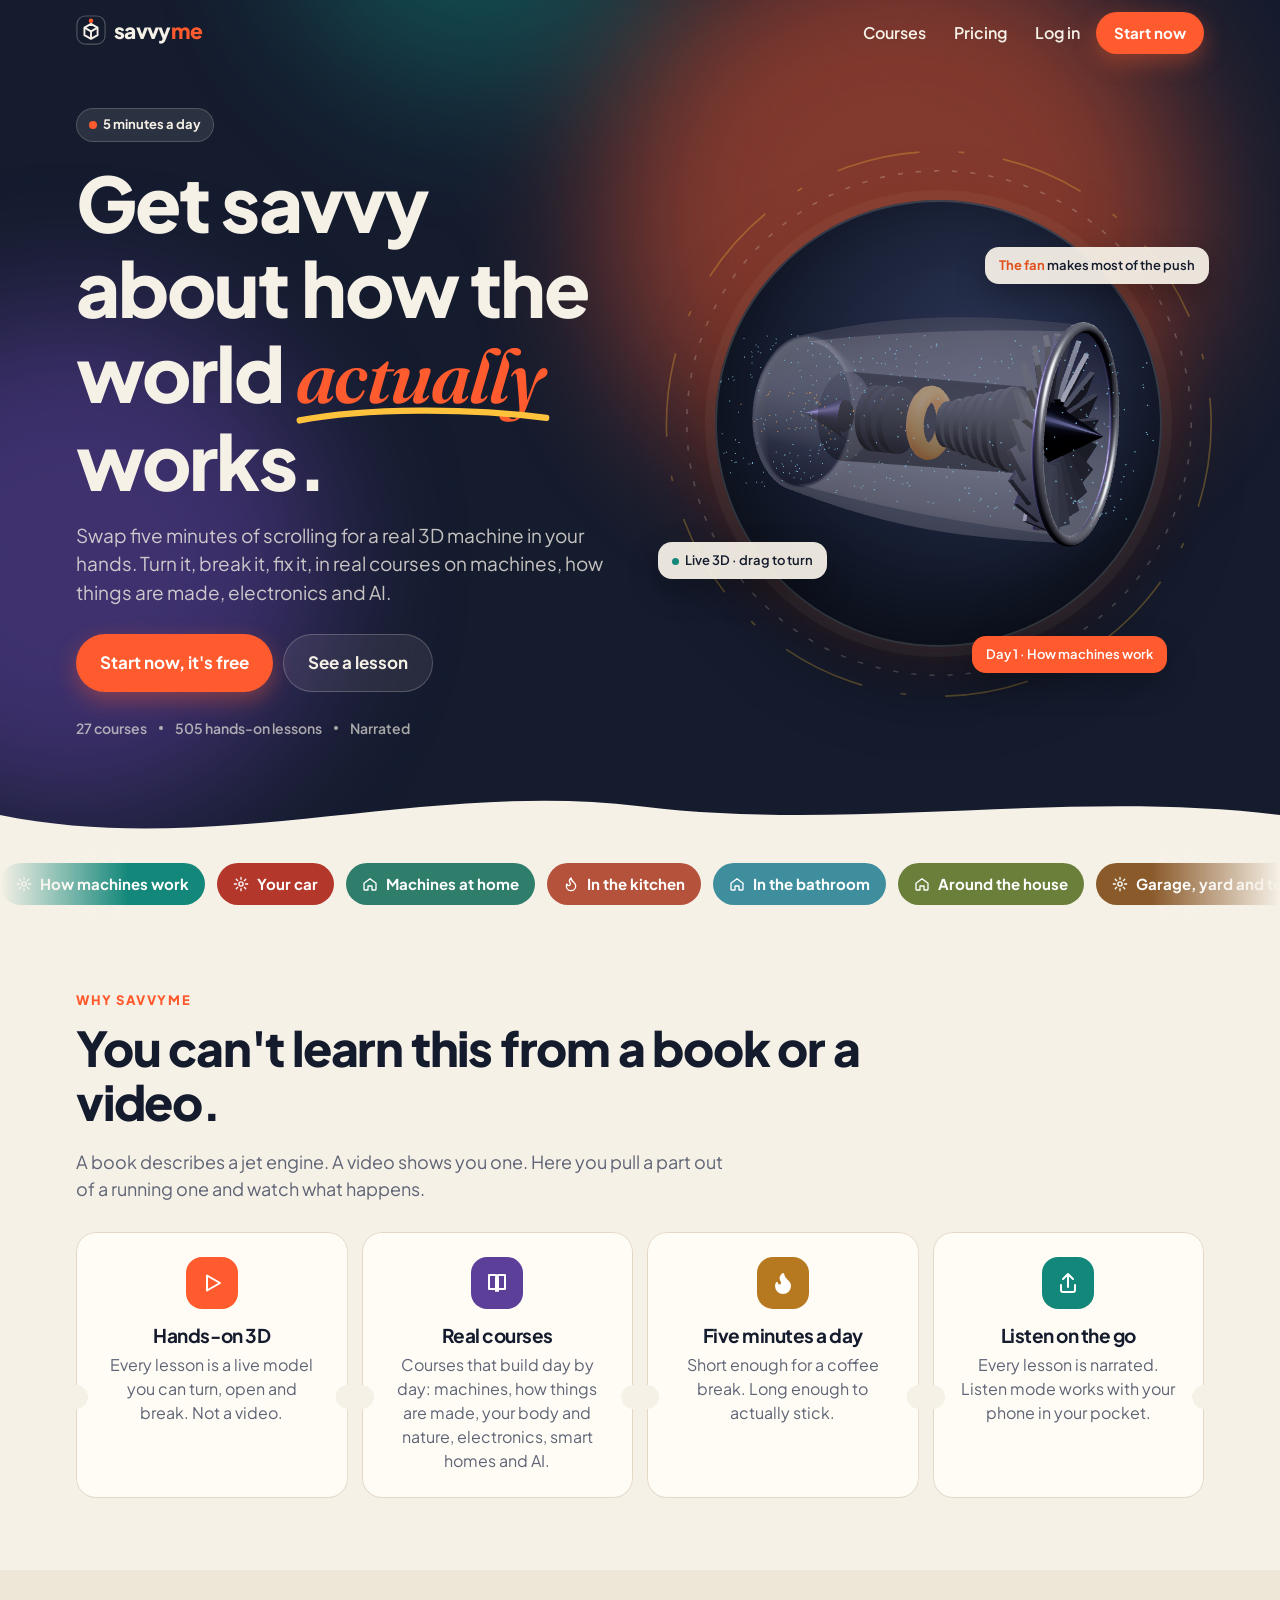
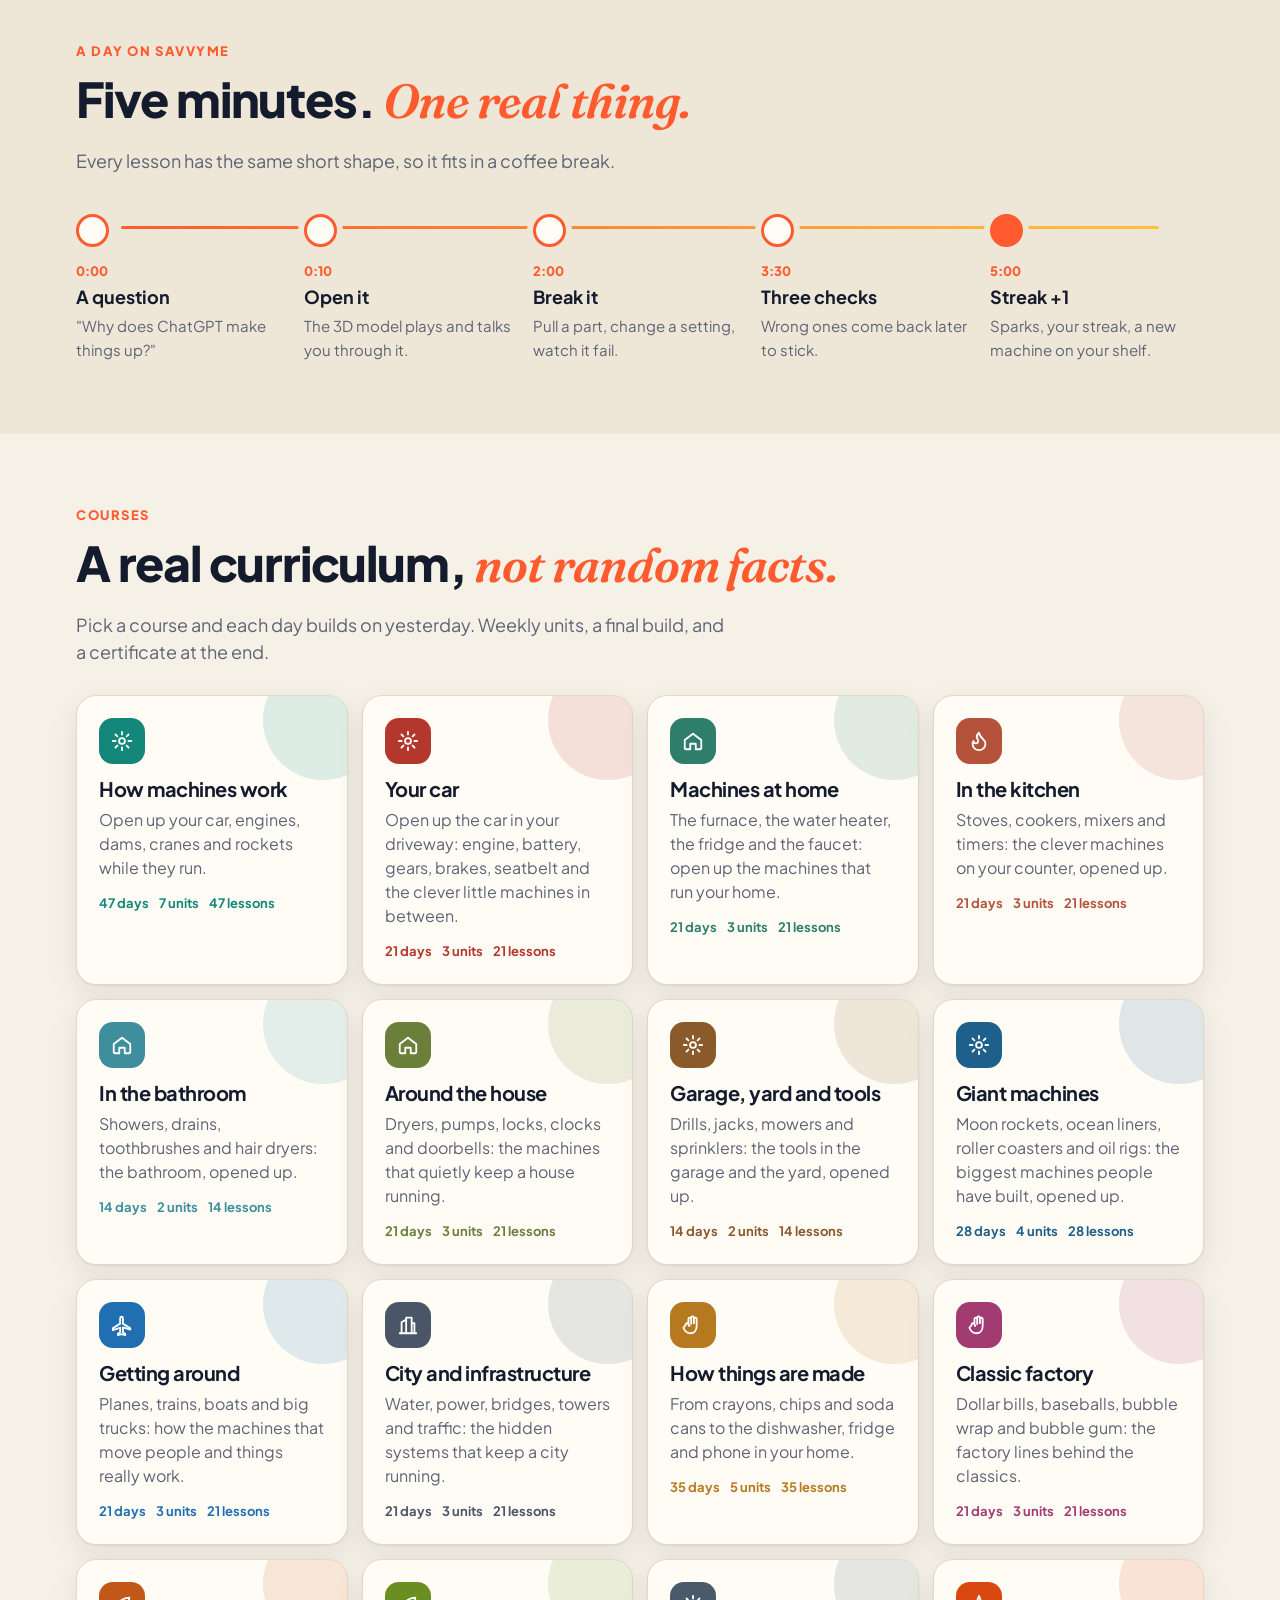
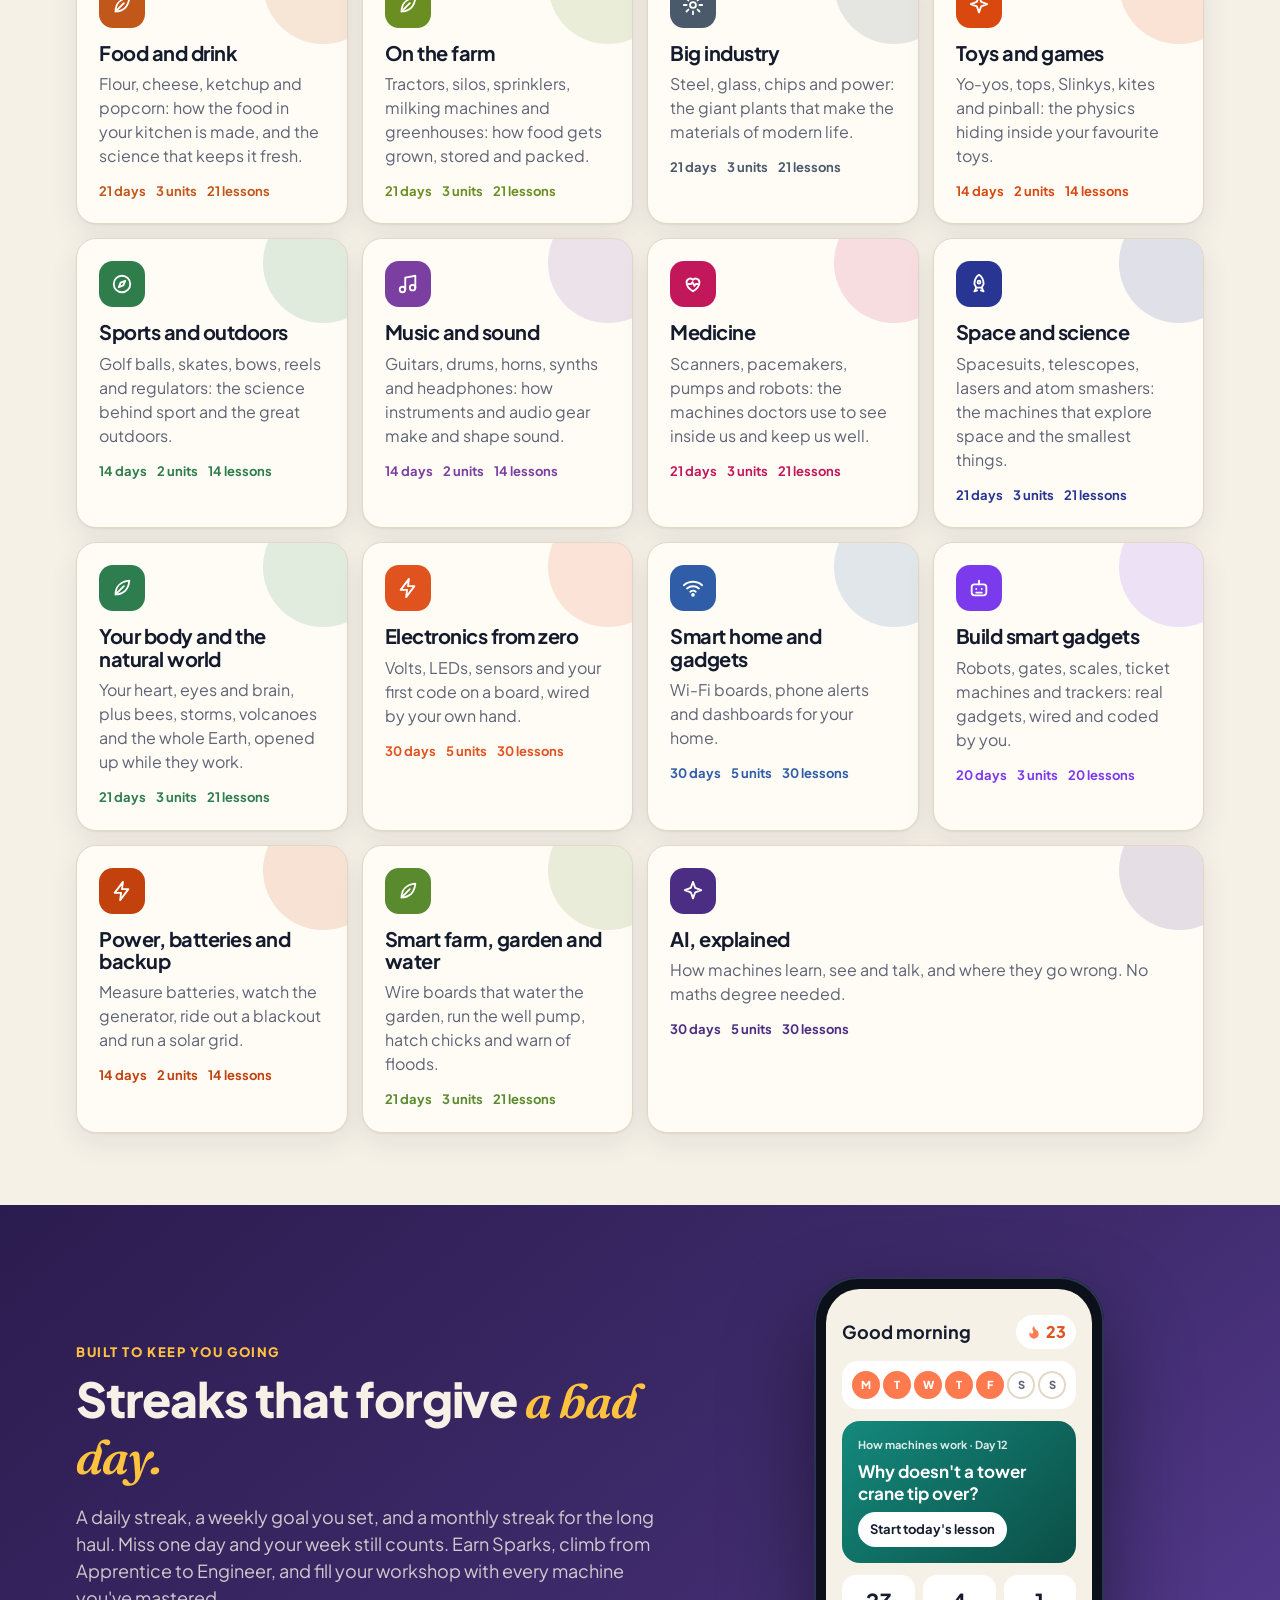
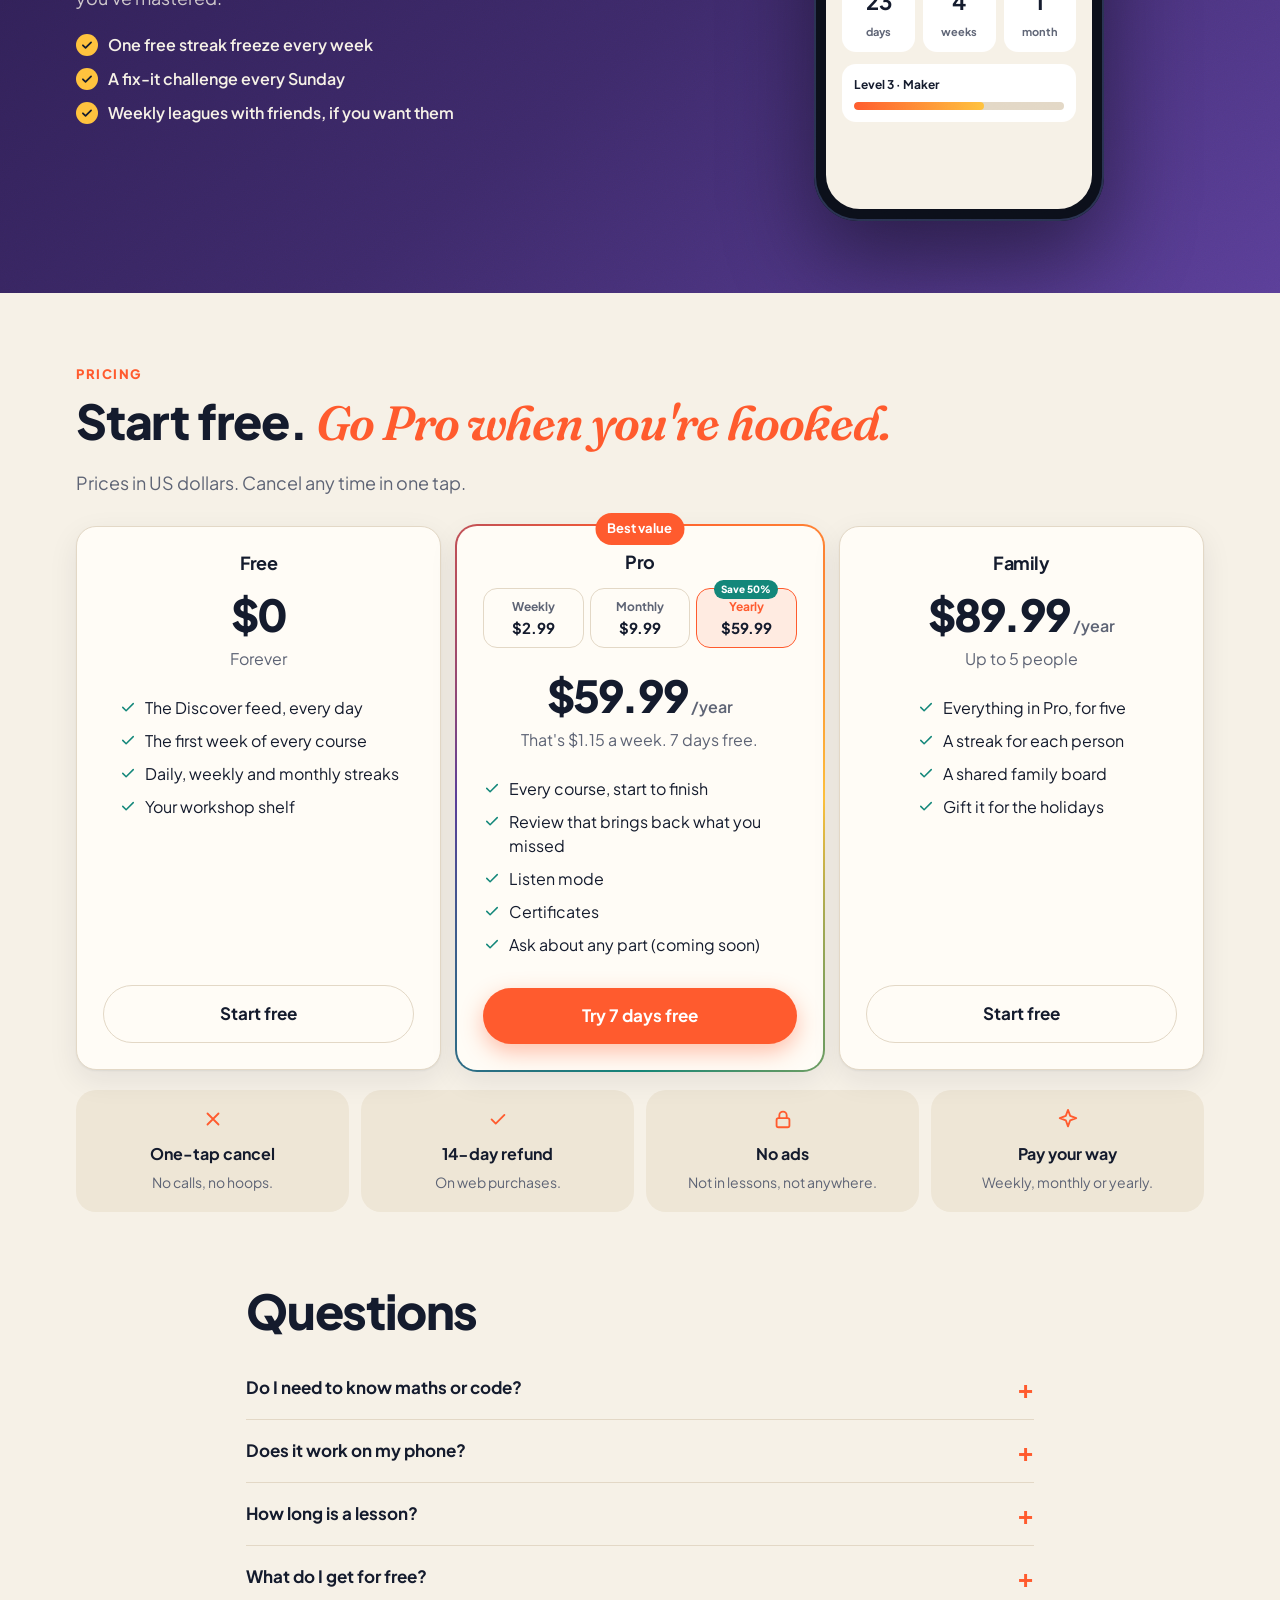
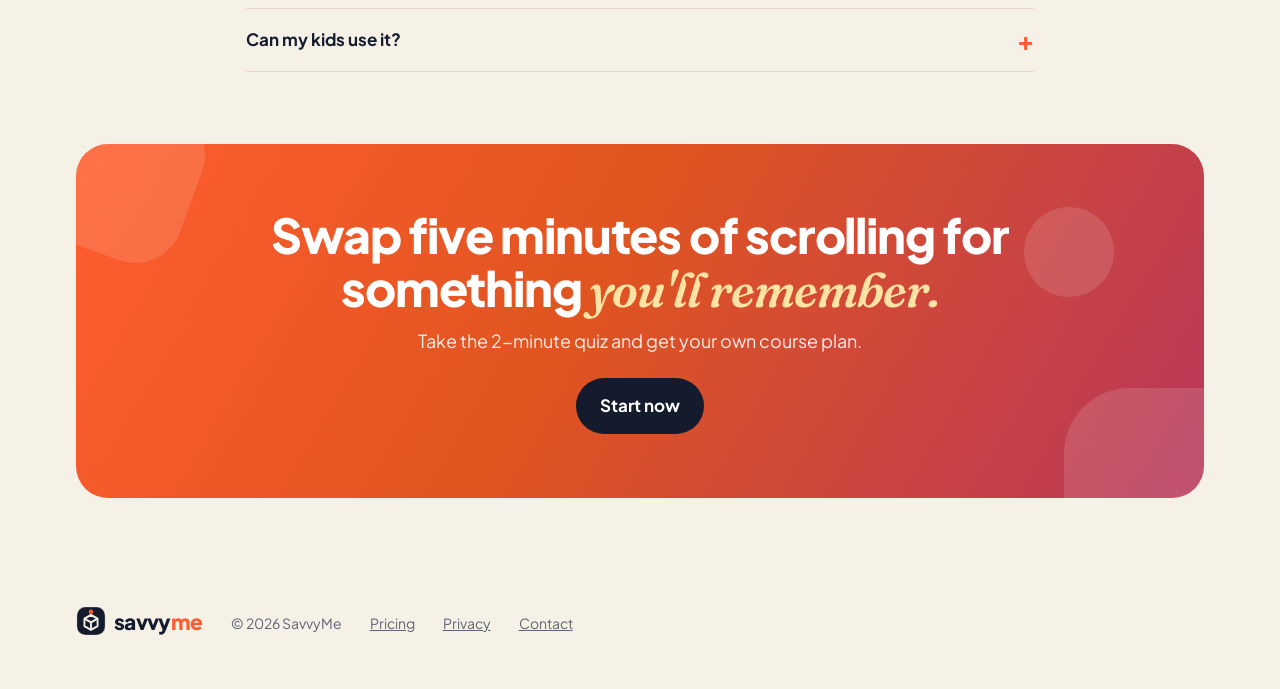
<file: index.html>
<!doctype html>
<html lang="en">
<head>
<meta charset="utf-8">
<meta name="viewport" content="width=device-width, initial-scale=1, viewport-fit=cover">
<title>SavvyMe: get savvy in 5 minutes a day</title>
<meta name="description" content="Swap scrolling for 5 minutes a day with a real 3D machine in your hands. Courses on how machines work, how things are made, electronics and AI. Turn it, break it, fix it.">
<link rel="canonical" href="https://savvyme.amaete.com/">
<meta property="og:type" content="website">
<meta property="og:site_name" content="SavvyMe">
<meta property="og:url" content="https://savvyme.amaete.com/">
<meta property="og:title" content="SavvyMe: get savvy in 5 minutes a day">
<meta property="og:description" content="Hands-on 3D lessons on how machines work, how things are made, electronics and AI. Turn it, break it, fix it.">
<meta property="og:image" content="https://savvyme.amaete.com/og.png">
<meta property="og:image:width" content="1200">
<meta property="og:image:height" content="630">
<meta property="og:image:alt" content="SavvyMe: get savvy about how the world actually works, with a live 3D jet engine">
<meta name="twitter:card" content="summary_large_image">
<meta name="twitter:title" content="SavvyMe: get savvy in 5 minutes a day">
<meta name="twitter:description" content="Hands-on 3D lessons on how machines work, how things are made, electronics and AI. Turn it, break it, fix it.">
<meta name="twitter:image" content="https://savvyme.amaete.com/og.png">
<meta name="apple-mobile-web-app-title" content="SavvyMe">
<script type="application/ld+json">{"@context": "https://schema.org", "@graph": [{"@type": "WebSite", "name": "SavvyMe", "url": "https://savvyme.amaete.com/"}, {"@type": "MobileApplication", "name": "SavvyMe", "operatingSystem": "Web, iOS, Android", "applicationCategory": "EducationalApplication", "url": "https://savvyme.amaete.com/app/", "description": "Five minutes a day with a live 3D machine: courses on how machines work, how things are made, electronics and AI.", "offers": {"@type": "Offer", "price": "0", "priceCurrency": "USD"}}]}</script>
<meta name="theme-color" content="#141B2D">
<link rel="icon" href="favicon.svg" type="image/svg+xml">
<link rel="manifest" href="site.webmanifest">
<link rel="preconnect" href="https://fonts.googleapis.com"><link rel="preconnect" href="https://fonts.gstatic.com" crossorigin>
<link href="https://fonts.googleapis.com/css2?family=Fraunces:ital,opsz,wght@1,9..144,600&family=Plus+Jakarta+Sans:wght@400;500;600;700;800&display=swap" rel="stylesheet">
<link rel="stylesheet" href="shared/theme.css">
<link rel="stylesheet" href="home.css">
<script type="importmap">{ "imports": { "three": "./vendor/three/three.module.min.js" } }</script>
</head>
<body>
<header id="top"><div class="wrap"><span id="logo"></span>
  <nav><a class="t hide" href="#courses">Courses</a><a class="t hide" href="#pricing">Pricing</a><a class="t" id="login" href="#">Log in</a><a class="btn primary go sm" href="#">Start now</a></nav>
</div></header>

<section class="hero">
  <div class="aurora"><i class="a1"></i><i class="a2"></i><i class="a3"></i></div><div class="grain"></div>
  <div class="wrap hgrid">
    <div class="htext">
      <span class="chip glass rv" style="--d:0"><i class="dot"></i> 5 minutes a day</span>
      <h1 class="rv" style="--d:1">Get savvy about how the world <span class="serif hl">actually<svg viewBox="0 0 220 18" preserveAspectRatio="none"><path d="M3 13 C 60 3, 150 3, 217 11"/></svg></span> works.</h1>
      <p class="lead rv" style="--d:2">Swap five minutes of scrolling for a real 3D machine in your hands. Turn it, break it, fix it, in real courses on machines, how things are made, electronics and AI.</p>
      <div class="ctas rv" style="--d:3"><a class="btn primary go" href="#">Start now, it's free</a><a class="btn glassbtn" href="#day">See a lesson</a></div>
      <div class="proof rv" style="--d:4"><span id="nCourses">5 courses</span><i></i><span id="nLessons">250+ hands-on lessons</span><i></i><span>Narrated</span></div>
    </div>
    <div class="porthole rv s" style="--d:2">
      <svg class="orbit" viewBox="0 0 200 200"><circle cx="100" cy="100" r="97"/></svg>
      <svg class="orbit o2" viewBox="0 0 200 200"><circle cx="100" cy="100" r="97"/></svg>
      <div class="window"><div class="eng" id="eng"></div></div>
      <span class="tag t1"><b>The fan</b> makes most of the push</span>
      <span class="tag t2"><i></i> Live 3D · drag to turn</span>
      <span class="tag t3">Day 1 · How machines work</span>
    </div>
  </div>
  <svg class="wave" viewBox="0 0 1440 80" preserveAspectRatio="none"><path d="M0 40 C 240 90 480 0 720 30 C 960 60 1200 10 1440 40 V80 H0z"/></svg>
</section>

<div class="marquee" aria-hidden="true"><div class="track" id="marq"></div></div>

<section id="why"><div class="wrap">
  <div class="head rv"><div class="eyebrow">Why SavvyMe</div><h2>You can't learn this from a book or a video.</h2>
  <p class="sub">A book describes a jet engine. A video shows you one. Here you pull a part out of a running one and watch what happens.</p></div>
  <div class="grid4" id="feats"></div>
</div></section>

<section id="day" class="dayband"><div class="wrap">
  <div class="head rv"><div class="eyebrow">A day on SavvyMe</div><h2>Five minutes. <span class="serif">One real thing.</span></h2>
  <p class="sub">Every lesson has the same short shape, so it fits in a coffee break.</p></div>
  <ol class="timeline rv" id="tl">
    <li><span class="t">0:00</span><b>A question</b><span>"Why does ChatGPT make things up?"</span></li>
    <li><span class="t">0:10</span><b>Open it</b><span>The 3D model plays and talks you through it.</span></li>
    <li><span class="t">2:00</span><b>Break it</b><span>Pull a part, change a setting, watch it fail.</span></li>
    <li><span class="t">3:30</span><b>Three checks</b><span>Wrong ones come back later to stick.</span></li>
    <li><span class="t">5:00</span><b>Streak +1</b><span>Sparks, your streak, a new machine on your shelf.</span></li>
  </ol>
</div></section>

<section id="courses"><div class="wrap">
  <div class="head rv"><div class="eyebrow">Courses</div><h2>A real curriculum, <span class="serif">not random facts.</span></h2>
  <p class="sub">Pick a course and each day builds on yesterday. Weekly units, a final build, and a certificate at the end.</p></div>
  <div class="courses" id="courseList"></div>
</div></section>

<section class="plumband">
  <div class="grain"></div>
  <div class="wrap pgrid">
    <div class="head rv l"><div class="eyebrow light">Built to keep you going</div><h2>Streaks that forgive <span class="serif">a bad day.</span></h2>
      <p class="sub">A daily streak, a weekly goal you set, and a monthly streak for the long haul. Miss one day and your week still counts. Earn Sparks, climb from Apprentice to Engineer, and fill your workshop with every machine you've mastered.</p>
      <ul class="ticks"><li>One free streak freeze every week</li><li>A fix-it challenge every Sunday</li><li>Weekly leagues with friends, if you want them</li></ul></div>
    <div class="phone rv r" id="phone">
      <div class="scr">
        <div class="ph-top"><b>Good morning</b><span class="fl"><svg viewBox="0 0 24 24"><path d="M8.5 14.5A2.5 2.5 0 0011 12c0-1.38-.5-2-1-3-1.07-2.14-.22-4.05 2-6 .5 2.5 2 4.9 4 6.5 2 1.6 3 3.5 3 5.5a7 7 0 11-14 0c0-1.15.43-2.29 1-3a2.5 2.5 0 002.5 2.5z"/></svg><span data-count="23">0</span></span></div>
        <div class="ph-week"><i class="on" style="--i:0">M</i><i class="on" style="--i:1">T</i><i class="on" style="--i:2">W</i><i class="on" style="--i:3">T</i><i class="on" style="--i:4">F</i><i style="--i:5">S</i><i style="--i:6">S</i></div>
        <div class="ph-card"><small>How machines work · Day 12</small><b>Why doesn't a tower crane tip over?</b><span class="pb">Start today's lesson</span></div>
        <div class="ph-stats"><div><b data-count="23">0</b><span>days</span></div><div><b data-count="4">0</b><span>weeks</span></div><div><b data-count="1">0</b><span>month</span></div></div>
        <div class="ph-lvl"><span>Level 3 · Maker</span><i><em></em></i></div>
      </div>
    </div>
  </div>
</section>

<section id="pricing"><div class="wrap">
  <div class="head rv"><div class="eyebrow">Pricing</div><h2>Start free. <span class="serif">Go Pro when you're hooked.</span></h2>
  <p class="sub">Prices in US dollars. Cancel any time in one tap.</p></div>
  <div class="prices" id="prices"></div>
  <div class="promise" id="promise"></div>
</div></section>

<section style="padding-top:0"><div class="wrap faq">
  <h2 class="rv">Questions</h2>
  <details class="rv"><summary>Do I need to know maths or code?</summary><p>No. Every course starts from zero and explains with things you can see and touch. The longer courses go deeper as you go.</p></details>
  <details class="rv"><summary>Does it work on my phone?</summary><p>Yes. SavvyMe is made for phones first, and works on tablets and computers too. Apps for iPhone and Android are on the way.</p></details>
  <details class="rv"><summary>How long is a lesson?</summary><p>About five minutes. You can do more if you want, and set your own daily and weekly goal.</p></details>
  <details class="rv"><summary>What do I get for free?</summary><p>The Discover feed every day, the whole first week of every course, and your streaks. Pro unlocks every course from start to finish.</p></details>
  <details class="rv"><summary>Can my kids use it?</summary><p>Yes. The Family plan covers up to five people, each with their own streak.</p></details>
</div></section>

<section style="padding-top:0"><div class="wrap">
  <div class="final rv s"><div class="grain"></div><i class="b1"></i><i class="b2"></i><i class="b3"></i>
    <h2>Swap five minutes of scrolling for something <span class="serif">you'll remember.</span></h2><p>Take the 2-minute quiz and get your own course plan.</p><a class="btn go" href="#">Start now</a></div>
</div></section>
<footer><div class="wrap"><span id="flogo"></span><span>© 2026 SavvyMe</span><a href="#pricing">Pricing</a><a href="privacy.html">Privacy</a><a href="mailto:hello@savvymeapp.com">Contact</a></div></footer>
<script type="module" src="home.js"></script>
</body>
</html>
</file>
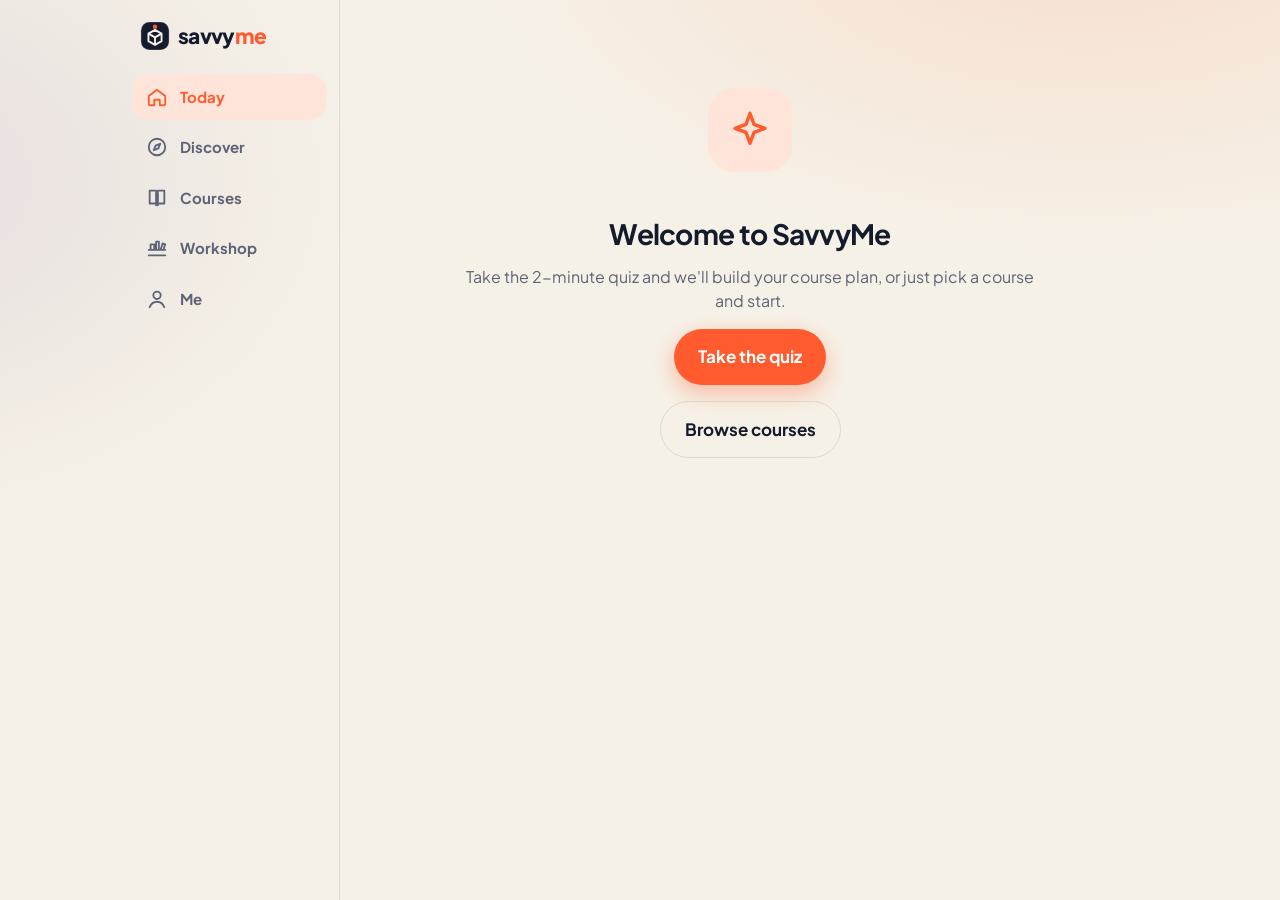
<file: app/index.html>
<!doctype html>
<html lang="en">
<head>
<meta charset="utf-8">
<meta name="viewport" content="width=device-width, initial-scale=1, viewport-fit=cover">
<title>SavvyMe</title>
<meta name="description" content="Your 5-minute daily lesson, streaks and courses.">
<meta name="theme-color" content="#F6F1E7">
<meta name="robots" content="noindex">
<link rel="canonical" href="https://savvyme.amaete.com/app/">
<meta property="og:type" content="website">
<meta property="og:site_name" content="SavvyMe">
<meta property="og:url" content="https://savvyme.amaete.com/app/">
<meta property="og:title" content="SavvyMe">
<meta property="og:description" content="Your 5-minute daily lesson, streaks and courses.">
<meta property="og:image" content="https://savvyme.amaete.com/og.png">
<meta property="og:image:width" content="1200">
<meta property="og:image:height" content="630">
<meta property="og:image:alt" content="SavvyMe: get savvy about how the world actually works, with a live 3D jet engine">
<meta name="twitter:card" content="summary_large_image">
<meta name="twitter:title" content="SavvyMe">
<meta name="twitter:description" content="Your 5-minute daily lesson, streaks and courses.">
<meta name="twitter:image" content="https://savvyme.amaete.com/og.png">
<link rel="icon" href="../favicon.svg" type="image/svg+xml">
<link rel="manifest" href="../site.webmanifest">
<link rel="preconnect" href="https://fonts.googleapis.com"><link rel="preconnect" href="https://fonts.gstatic.com" crossorigin>
<link href="https://fonts.googleapis.com/css2?family=Fraunces:ital,opsz,wght@1,9..144,600&family=Plus+Jakarta+Sans:wght@400;500;600;700;800&display=swap" rel="stylesheet">
<link rel="stylesheet" href="../shared/theme.css">
<link rel="stylesheet" href="app.css">
</head>
<body>
<div class="app">
  <nav class="tabs" id="tabs"></nav>
  <main id="view"></main>
</div>
<div class="player" id="player" hidden></div>
<script type="module" src="app.js"></script>
</body>
</html>
</file>
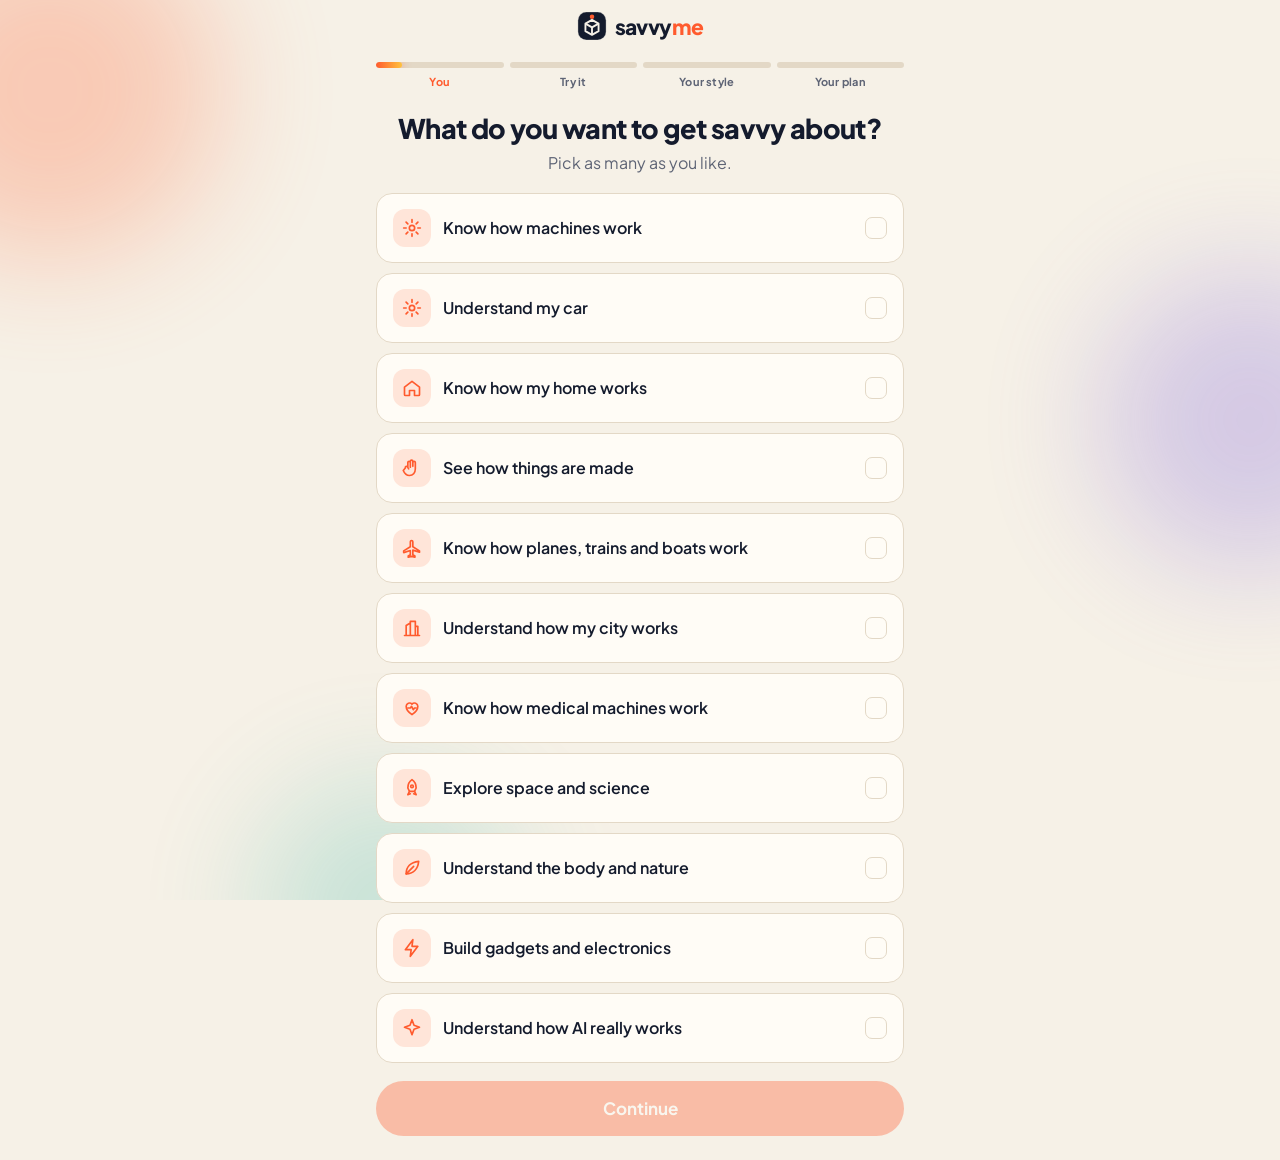
<file: start/index.html>
<!doctype html>
<html lang="en">
<head>
<meta charset="utf-8">
<meta name="viewport" content="width=device-width, initial-scale=1, viewport-fit=cover">
<title>SavvyMe: build your plan</title>
<meta name="description" content="Answer a few questions, take apart a jet engine, and get your own 5-minute-a-day course plan.">
<meta name="theme-color" content="#F6F1E7">
<link rel="canonical" href="https://savvyme.amaete.com/start/">
<meta property="og:type" content="website">
<meta property="og:site_name" content="SavvyMe">
<meta property="og:url" content="https://savvyme.amaete.com/start/">
<meta property="og:title" content="SavvyMe: build your learning plan">
<meta property="og:description" content="Answer a few questions, take apart a jet engine, and get your own 5-minute-a-day course plan.">
<meta property="og:image" content="https://savvyme.amaete.com/og.png">
<meta property="og:image:width" content="1200">
<meta property="og:image:height" content="630">
<meta property="og:image:alt" content="SavvyMe: get savvy about how the world actually works, with a live 3D jet engine">
<meta name="twitter:card" content="summary_large_image">
<meta name="twitter:title" content="SavvyMe: build your learning plan">
<meta name="twitter:description" content="Answer a few questions, take apart a jet engine, and get your own 5-minute-a-day course plan.">
<meta name="twitter:image" content="https://savvyme.amaete.com/og.png">
<link rel="icon" href="../favicon.svg" type="image/svg+xml">
<link rel="preconnect" href="https://fonts.googleapis.com"><link rel="preconnect" href="https://fonts.gstatic.com" crossorigin>
<link href="https://fonts.googleapis.com/css2?family=Fraunces:ital,opsz,wght@1,9..144,600&family=Plus+Jakarta+Sans:wght@400;500;600;700;800&display=swap" rel="stylesheet">
<link rel="stylesheet" href="../shared/theme.css">
<link rel="stylesheet" href="start.css">
<script type="importmap">{ "imports": { "three": "../vendor/three/three.module.min.js" } }</script>
</head>
<body>
<div class="backdrop" aria-hidden="true"><i class="b1"></i><i class="b2"></i><i class="b3"></i></div>
<div class="shell">
  <header><button class="back" id="back" aria-label="Back"></button><span id="logo"></span><span class="sp"></span></header>
  <div class="prog" id="prog"></div>
  <main id="step" aria-live="polite"></main>
</div>
<script type="module" src="start.js"></script>
</body>
</html>
</file>
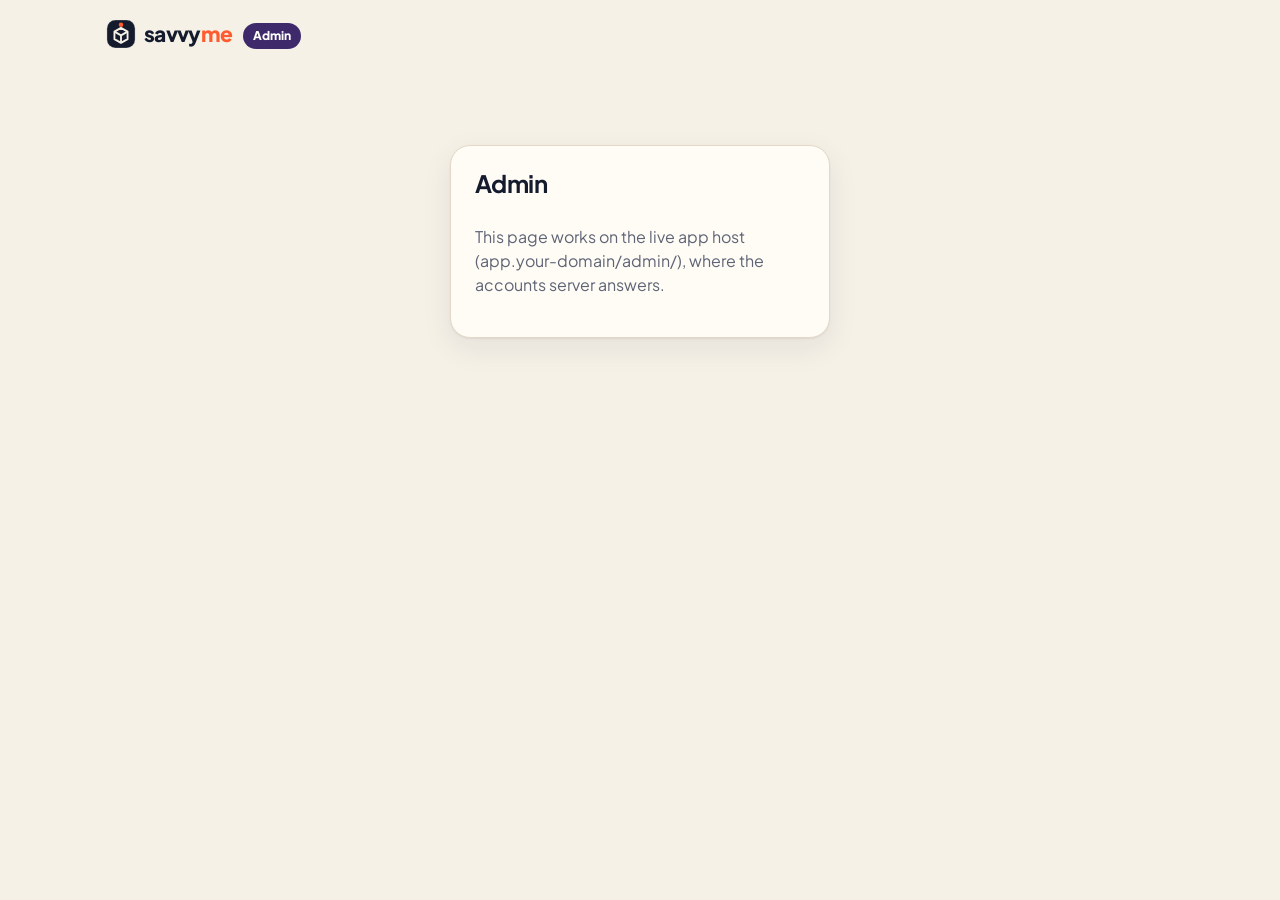
<file: app/admin/index.html>
<!doctype html>
<html lang="en">
<head>
<meta charset="utf-8">
<meta name="viewport" content="width=device-width, initial-scale=1">
<meta name="robots" content="noindex, nofollow">
<title>SavvyMe admin</title>
<link rel="icon" href="../../favicon.svg" type="image/svg+xml">
<link rel="preconnect" href="https://fonts.googleapis.com"><link rel="preconnect" href="https://fonts.gstatic.com" crossorigin>
<link href="https://fonts.googleapis.com/css2?family=Plus+Jakarta+Sans:wght@400;500;600;700;800&display=swap" rel="stylesheet">
<link rel="stylesheet" href="../../shared/theme.css">
<link rel="stylesheet" href="admin.css">
</head>
<body>
<main class="wrap">
  <header><span id="logo"></span><span class="tag">Admin</span><nav id="tabs" class="tabs" hidden></nav><span class="sp"></span><span id="who" class="muted"></span></header>
  <div id="view"></div>
</main>
<script type="module" src="admin.js"></script>
</body>
</html>
</file>
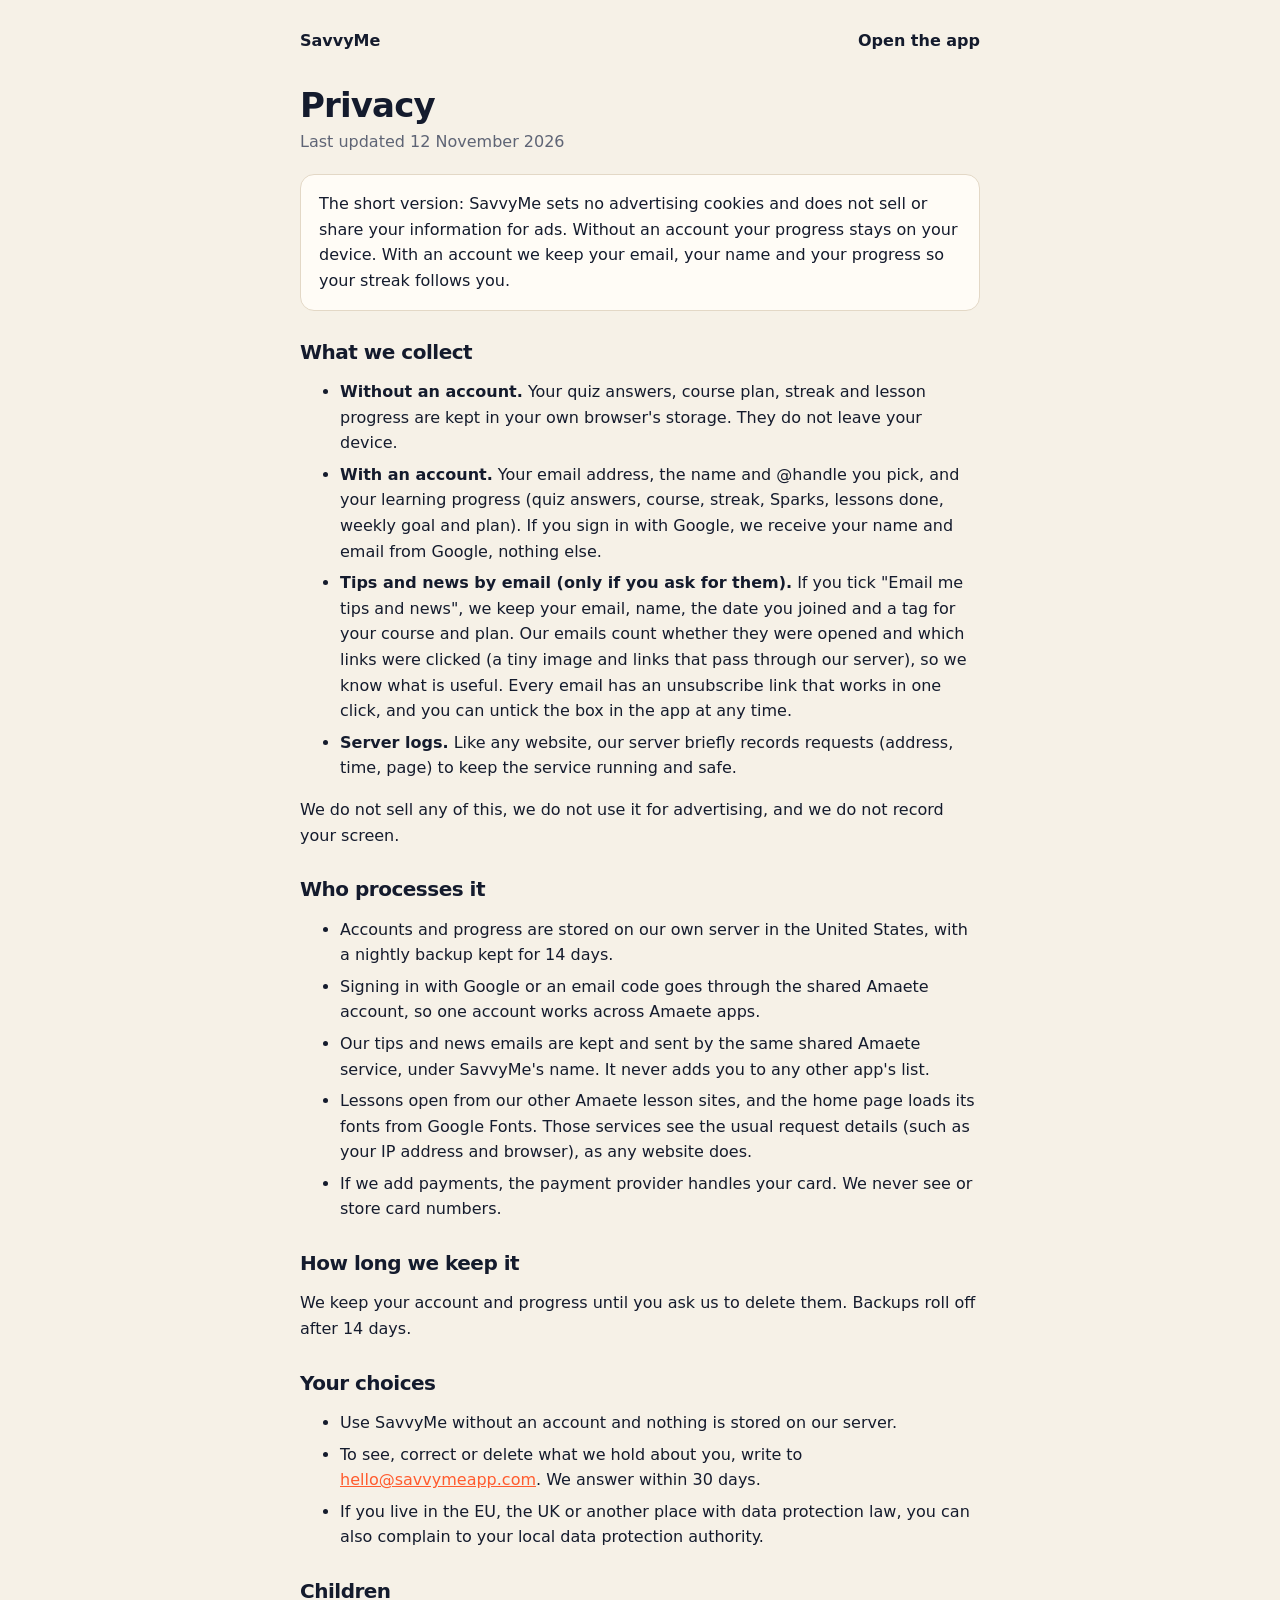
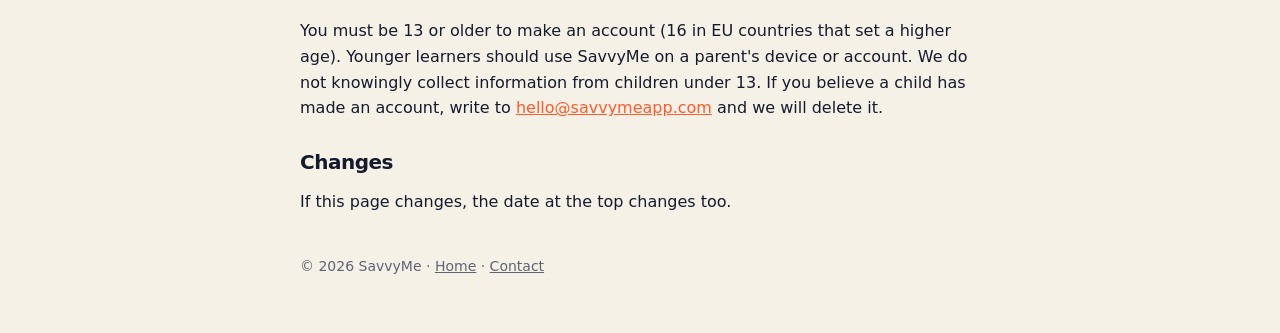
<file: privacy.html>
<!doctype html>
<html lang="en">
<head>
<meta charset="utf-8">
<meta name="viewport" content="width=device-width, initial-scale=1, viewport-fit=cover">
<title>Privacy | SavvyMe</title>
<meta name="description" content="What SavvyMe collects, why, and how to have it deleted.">
<link rel="canonical" href="https://savvyme.amaete.com/privacy.html">
<link rel="icon" href="favicon.svg" type="image/svg+xml">
<link rel="stylesheet" href="shared/theme.css">
<style>
  body { margin: 0; background: var(--bg); color: var(--ink); font: 16px/1.6 system-ui, -apple-system, "Segoe UI", sans-serif; }
  .wrap { max-width: 720px; margin: 0 auto; padding: 28px 20px 56px; }
  header { display: flex; justify-content: space-between; align-items: center; gap: 16px; }
  header a { color: var(--ink); font-weight: 700; text-decoration: none; }
  h1 { font-size: 34px; line-height: 1.15; margin: 32px 0 4px; }
  h2 { font-size: 20px; margin: 30px 0 6px; }
  .upd { color: var(--muted); margin: 0 0 20px; }
  .box { background: var(--card); border: 1px solid var(--line); border-radius: 14px; padding: 16px 18px; }
  a { color: var(--brand); }
  li { margin: 6px 0; }
  footer { color: var(--muted); font-size: 14px; margin-top: 40px; }
  footer a { color: var(--muted); }
</style>
</head>
<body>
<div class="wrap">
<header><a href="./">SavvyMe</a><a href="app/">Open the app</a></header>
<main>
  <h1>Privacy</h1>
  <p class="upd">Last updated 12 November 2026</p>
  <div class="box">The short version: SavvyMe sets no advertising cookies and does not sell or share your information for ads. Without an account your progress stays on your device. With an account we keep your email, your name and your progress so your streak follows you.</div>

  <h2>What we collect</h2>
  <ul>
    <li><strong>Without an account.</strong> Your quiz answers, course plan, streak and lesson progress are kept in your own browser's storage. They do not leave your device.</li>
    <li><strong>With an account.</strong> Your email address, the name and @handle you pick, and your learning progress (quiz answers, course, streak, Sparks, lessons done, weekly goal and plan). If you sign in with Google, we receive your name and email from Google, nothing else.</li>
    <li><strong>Tips and news by email (only if you ask for them).</strong> If you tick "Email me tips and news", we keep your email, name, the date you joined and a tag for your course and plan. Our emails count whether they were opened and which links were clicked (a tiny image and links that pass through our server), so we know what is useful. Every email has an unsubscribe link that works in one click, and you can untick the box in the app at any time.</li>
    <li><strong>Server logs.</strong> Like any website, our server briefly records requests (address, time, page) to keep the service running and safe.</li>
  </ul>
  <p>We do not sell any of this, we do not use it for advertising, and we do not record your screen.</p>

  <h2>Who processes it</h2>
  <ul>
    <li>Accounts and progress are stored on our own server in the United States, with a nightly backup kept for 14 days.</li>
    <li>Signing in with Google or an email code goes through the shared Amaete account, so one account works across Amaete apps.</li>
    <li>Our tips and news emails are kept and sent by the same shared Amaete service, under SavvyMe's name. It never adds you to any other app's list.</li>
    <li>Lessons open from our other Amaete lesson sites, and the home page loads its fonts from Google Fonts. Those services see the usual request details (such as your IP address and browser), as any website does.</li>
    <li>If we add payments, the payment provider handles your card. We never see or store card numbers.</li>
  </ul>

  <h2>How long we keep it</h2>
  <p>We keep your account and progress until you ask us to delete them. Backups roll off after 14 days.</p>

  <h2>Your choices</h2>
  <ul>
    <li>Use SavvyMe without an account and nothing is stored on our server.</li>
    <li>To see, correct or delete what we hold about you, write to <a href="mailto:hello@savvymeapp.com">hello@savvymeapp.com</a>. We answer within 30 days.</li>
    <li>If you live in the EU, the UK or another place with data protection law, you can also complain to your local data protection authority.</li>
  </ul>

  <h2>Children</h2>
  <p>You must be 13 or older to make an account (16 in EU countries that set a higher age). Younger learners should use SavvyMe on a parent's device or account. We do not knowingly collect information from children under 13. If you believe a child has made an account, write to <a href="mailto:hello@savvymeapp.com">hello@savvymeapp.com</a> and we will delete it.</p>

  <h2>Changes</h2>
  <p>If this page changes, the date at the top changes too.</p>
</main>
<footer>© 2026 SavvyMe · <a href="./">Home</a> · <a href="mailto:hello@savvymeapp.com">Contact</a></footer>
</div>
</body>
</html>
</file>
<file: shared/theme.css>
/* SavvyMe: shared look for the home page, the sign-up quiz and the app.
   Palette "Ink, Ember and Plum": warm paper, deep ink, an ember orange for action, a deep plum, teal and sun for accents. */
:root {
  --bg: #F6F1E7; --bg2: #EEE6D6; --card: #FFFCF6; --ink: #141B2D; --muted: #5E6475; --line: #E3D8C6;
  --brand: #FF5B2E; --brand2: #FF7A4F; --brand-ink: #FFFFFF; --soft: #FFE5D9;
  --plum: #3E2A6B; --plum2: #5B3F99; --teal: #13877A; --sun: #FFC23D; --sun-ink: #3A2600; --night: #141B2D;
  --ok: #13877A; --bad: #D9480F; --shadow: 0 1px 2px rgba(20,27,45,.06), 0 10px 30px rgba(20,27,45,.08);
  --r: 20px; --font: 'Plus Jakarta Sans', system-ui, -apple-system, Segoe UI, Roboto, sans-serif;
  --display: 'Fraunces', Georgia, serif;
  --ease: cubic-bezier(.2,.8,.2,1); --spring: cubic-bezier(.3,1.5,.6,1);
  color-scheme: light;
}
@media (prefers-color-scheme: dark) {
  :root:not([data-theme="light"]) {
    --bg: #0E1320; --bg2: #151B2C; --card: #192034; --ink: #F4EFE6; --muted: #A3A9B9; --line: #283049;
    --brand: #FF6B3D; --brand2: #FF8A63; --brand-ink: #FFFFFF; --soft: #3A2219; --plum: #8F78E0; --plum2: #A893F0; --teal: #2BB3A2;
    --ok: #2BB3A2; --bad: #FF7A4F; --shadow: none; color-scheme: dark;
  }
}
:root[data-theme="dark"] {
  --bg: #0E1320; --bg2: #151B2C; --card: #192034; --ink: #F4EFE6; --muted: #A3A9B9; --line: #283049;
  --brand: #FF6B3D; --brand2: #FF8A63; --brand-ink: #FFFFFF; --soft: #3A2219; --plum: #8F78E0; --plum2: #A893F0; --teal: #2BB3A2;
  --ok: #2BB3A2; --bad: #FF7A4F; --shadow: none; color-scheme: dark;
}
* { box-sizing: border-box; }
html, body { margin: 0; }
body { background: var(--bg); color: var(--ink); font-family: var(--font); line-height: 1.5; -webkit-font-smoothing: antialiased; overflow-x: hidden; }
a { color: var(--brand); }
button { font: inherit; color: inherit; }
h1, h2, h3 { line-height: 1.12; letter-spacing: -0.025em; margin: 0 0 .4em; }
.serif { font-family: var(--display); font-weight: 600; letter-spacing: -0.02em; font-style: italic; }
.btn { position: relative; display: inline-flex; align-items: center; justify-content: center; gap: .5em; border: 0; border-radius: 999px;
  padding: 15px 24px; font-weight: 700; font-size: 17px; cursor: pointer; text-decoration: none; overflow: hidden;
  transition: transform .25s var(--spring), background .2s, box-shadow .25s, opacity .2s; }
.btn:hover { transform: translateY(-2px); }
.btn:active { transform: scale(.96); }
.btn.primary { background: var(--brand); color: var(--brand-ink); box-shadow: 0 8px 22px color-mix(in srgb, var(--brand) 38%, transparent); }
.btn.primary:hover { background: var(--brand2); box-shadow: 0 12px 30px color-mix(in srgb, var(--brand) 45%, transparent); }
.btn.primary::after { content: ''; position: absolute; inset: 0; background: linear-gradient(110deg, transparent 30%, rgba(255,255,255,.35) 50%, transparent 70%);
  transform: translateX(-120%); animation: shine 4.5s 1.5s infinite; }
@keyframes shine { 0%, 70% { transform: translateX(-120%); } 100% { transform: translateX(120%); } }
.btn.ghost { background: transparent; color: var(--ink); border: 1.5px solid var(--line); }
.btn.ghost:hover { border-color: var(--ink); }
.btn.sun { background: var(--sun); color: var(--sun-ink); }
.btn.block { width: 100%; }
.btn[disabled] { opacity: .35; pointer-events: none; box-shadow: none; }
.btn[disabled]::after { display: none; }
.card { background: var(--card); border: 1px solid var(--line); border-radius: var(--r); box-shadow: var(--shadow); }
/* a ticket-style card with round bites cut out of both sides */
.notch { --n: 12px; --y: 62%; -webkit-mask: radial-gradient(circle var(--n) at 0 var(--y), #0000 98%, #000) left / 51% 100% no-repeat, radial-gradient(circle var(--n) at 100% var(--y), #0000 98%, #000) right / 51% 100% no-repeat;
  mask: radial-gradient(circle var(--n) at 0 var(--y), #0000 98%, #000) left / 51% 100% no-repeat, radial-gradient(circle var(--n) at 100% var(--y), #0000 98%, #000) right / 51% 100% no-repeat; }
.logo { display: inline-flex; align-items: center; gap: 8px; font-weight: 800; font-size: 21px; color: var(--ink); text-decoration: none; letter-spacing: -0.03em; }
.logo svg { width: 30px; height: 30px; transition: transform .5s var(--spring); }
.logo:hover svg { transform: rotate(-12deg) scale(1.08); }
.logo b { color: var(--brand); font-weight: 800; }
.muted { color: var(--muted); }
.chip { display: inline-flex; align-items: center; gap: 6px; padding: 6px 12px; border-radius: 99px; background: var(--soft); color: var(--brand); font-weight: 700; font-size: 13px; }
.grain { position: absolute; inset: 0; pointer-events: none; opacity: .07; mix-blend-mode: overlay;
  background-image: url("data:image/svg+xml,%3Csvg xmlns='http://www.w3.org/2000/svg' width='160' height='160'%3E%3Cfilter id='n'%3E%3CfeTurbulence type='fractalNoise' baseFrequency='.9' numOctaves='2' stitchTiles='stitch'/%3E%3C/filter%3E%3Crect width='100%25' height='100%25' filter='url(%23n)'/%3E%3C/svg%3E"); }
/* scroll reveals: add .rv, motion.js adds .in when it comes on screen; --d staggers */
.rv { opacity: 0; transform: translateY(26px); filter: blur(6px); transition: opacity .8s var(--ease), transform .8s var(--ease), filter .8s var(--ease); transition-delay: calc(var(--d, 0) * 90ms); }
.rv.in { opacity: 1; transform: none; filter: none; }
.rv.l { transform: translateX(-30px); } .rv.r { transform: translateX(30px); } .rv.s { transform: scale(.92); }
.rv.l.in, .rv.r.in, .rv.s.in { transform: none; }
/* staggered entry for lists that appear (app views, quiz options) */
.stg > * { animation: rise .55s var(--ease) both; animation-delay: calc(var(--i, 0) * 55ms); }
@keyframes rise { from { opacity: 0; transform: translateY(14px) scale(.985); } }
@keyframes pop { 0% { transform: scale(.4); opacity: 0; } 70% { transform: scale(1.08); } 100% { transform: scale(1); opacity: 1; } }
@keyframes shake { 20%, 60% { transform: translateX(-6px); } 40%, 80% { transform: translateX(6px); } }
@keyframes flicker { 0%, 100% { transform: scale(1) rotate(-2deg); } 50% { transform: scale(1.07, .96) rotate(2deg); } }
@keyframes floaty { 50% { transform: translateY(-10px) rotate(4deg); } }
.confetti { position: fixed; inset: 0; pointer-events: none; z-index: 200; }
@media (prefers-reduced-motion: reduce) {
  *, *::before, *::after { animation: none !important; transition: none !important; scroll-behavior: auto !important; }
  .rv { opacity: 1; transform: none; filter: none; }
}
</file>
<file: home.css>
.wrap { max-width: 1160px; margin: 0 auto; padding-left: 16px; padding-right: 16px; }
header { position: fixed; top: 0; left: 0; right: 0; z-index: 30; transition: background .3s, box-shadow .3s, color .3s; color: #F6F1E7; }
header .logo { color: inherit; }
header.scrolled { background: color-mix(in srgb, var(--bg) 86%, transparent); backdrop-filter: blur(14px) saturate(1.4); -webkit-backdrop-filter: blur(14px) saturate(1.4); box-shadow: 0 1px 0 var(--line); color: var(--ink); }
header .wrap { display: flex; align-items: center; gap: 12px; height: 66px; }
header nav { margin-left: auto; display: flex; gap: 4px; align-items: center; }
header nav a.t { color: inherit; text-decoration: none; font-weight: 600; padding: 8px 12px; border-radius: 99px; transition: background .2s; }
header nav a.t:hover { background: color-mix(in srgb, currentColor 10%, transparent); }
.btn.sm { padding: 10px 18px; font-size: 15px; }
@media (max-width: 640px) { header nav a.hide { display: none; } }

/* ---- hero: a night panel with drifting colour, the engine in a round cutout ---- */
.hero { position: relative; background: #141B2D; color: #F6F1E7; padding: 108px 0 110px; overflow: hidden; isolation: isolate; }
.aurora { position: absolute; inset: -20%; z-index: -1; filter: blur(70px); opacity: .85; }
.aurora i { position: absolute; border-radius: 50%; }
.aurora .a1 { width: 46vw; height: 46vw; left: 48%; top: 8%; background: #FF5B2E; opacity: .55; animation: drift1 18s ease-in-out infinite; }
.aurora .a2 { width: 40vw; height: 40vw; left: 4%; top: 40%; background: #5B3F99; opacity: .7; animation: drift2 22s ease-in-out infinite; }
.aurora .a3 { width: 30vw; height: 30vw; left: 30%; top: -10%; background: #13877A; opacity: .5; animation: drift1 26s ease-in-out infinite reverse; }
@keyframes drift1 { 50% { transform: translate(-8vw, 6vh) scale(1.15); } }
@keyframes drift2 { 50% { transform: translate(10vw, -8vh) scale(.9); } }
.hgrid { display: grid; grid-template-columns: 1.05fr 1fr; gap: 40px; align-items: center; }
.hero .chip.glass { background: rgba(246,241,231,.1); color: #F6F1E7; border: 1px solid rgba(246,241,231,.18); backdrop-filter: blur(6px); }
.dot { width: 8px; height: 8px; border-radius: 50%; background: #FF5B2E; display: inline-block; box-shadow: 0 0 0 0 rgba(255,91,46,.6); animation: ping 1.8s infinite; }
@keyframes ping { 70% { box-shadow: 0 0 0 8px rgba(255,91,46,0); } 100% { box-shadow: 0 0 0 0 rgba(255,91,46,0); } }
.hero h1 { font-size: clamp(40px, 6.2vw, 76px); font-weight: 800; margin: 18px 0 18px; color: #F6F1E7; }
.hl { position: relative; color: #FF7A4F; white-space: nowrap; display: inline-block; padding-right: .08em; }
.hl svg { position: absolute; left: 0; right: 0; bottom: -.12em; width: 100%; height: .3em; overflow: visible; }
.hl path { fill: none; stroke: #FFC23D; stroke-width: 5; stroke-linecap: round; stroke-dasharray: 240; stroke-dashoffset: 240; }
.rv.in .hl path, h1.in .hl path { animation: draw 1.1s .6s var(--ease) forwards; }
@keyframes draw { to { stroke-dashoffset: 0; } }
.lead { font-size: 19px; color: rgba(246,241,231,.78); max-width: 32em; margin: 0 0 28px; }
.ctas { display: flex; gap: 10px; flex-wrap: wrap; }
.glassbtn { background: rgba(246,241,231,.08); color: #F6F1E7; border: 1px solid rgba(246,241,231,.22); }
.glassbtn:hover { background: rgba(246,241,231,.16); }
.proof { display: flex; align-items: center; gap: 12px; margin-top: 26px; font-size: 14px; font-weight: 600; color: rgba(246,241,231,.65); flex-wrap: wrap; }
.proof i { width: 4px; height: 4px; border-radius: 50%; background: currentColor; }
.porthole { position: relative; aspect-ratio: 1; width: 100%; max-width: 520px; margin: 0 auto; }
.porthole .window { position: absolute; inset: 7%; border-radius: 50%; overflow: hidden;
  background: radial-gradient(70% 70% at 60% 35%, #2A3352, #141B2D 75%); box-shadow: inset 0 0 0 2px rgba(246,241,231,.16), inset 0 -30px 80px rgba(0,0,0,.5), 0 0 0 10px rgba(246,241,231,.04), 0 0 60px rgba(255,91,46,.18), 0 30px 80px rgba(0,0,0,.45); }
.porthole .eng { position: absolute; inset: 0; }
.orbit { position: absolute; inset: 0; width: 100%; height: 100%; animation: spin 40s linear infinite; }
.orbit circle { fill: none; stroke: rgba(246,241,231,.25); stroke-width: .6; stroke-dasharray: 2 5; }
.orbit.o2 { inset: -4%; width: 108%; height: 108%; animation-duration: 70s; animation-direction: reverse; }
.orbit.o2 circle { stroke: rgba(255,194,61,.3); stroke-dasharray: 30 14 2 14; }
@keyframes spin { to { transform: rotate(360deg); } }
.tag { position: absolute; padding: 9px 14px; border-radius: 14px; background: rgba(246,241,231,.94); color: #141B2D; font-size: 13px; font-weight: 600;
  box-shadow: 0 12px 30px rgba(0,0,0,.25); white-space: nowrap; animation: floaty 6s ease-in-out infinite; }
.tag b { color: #E0531F; }
.tag i { width: 7px; height: 7px; border-radius: 50%; background: #13877A; display: inline-block; margin-right: 4px; }
.tag.t1 { right: -2%; top: 16%; } .tag.t2 { left: -4%; bottom: 20%; animation-delay: -2s; } .tag.t3 { right: 6%; bottom: 2%; animation-delay: -4s; background: #FF5B2E; color: #fff; }
.wave { position: absolute; left: 0; right: 0; bottom: -1px; width: 100%; height: 70px; }
.wave path { fill: var(--bg); }
@media (max-width: 860px) {
  .hero { padding: 92px 0 84px; }
  .hgrid { grid-template-columns: 1fr; gap: 26px; text-align: center; }
  .hero h1 { font-size: clamp(36px, 10.5vw, 52px); }
  .lead { margin-left: auto; margin-right: auto; font-size: 17px; }
  .ctas, .proof { justify-content: center; }
  .porthole { max-width: 360px; }
  .tag { font-size: 12px; padding: 7px 11px; } .tag.t1 { right: -2%; top: 4%; } .tag.t2 { left: -2%; bottom: 14%; }
}

/* ---- marquee of courses ---- */
.marquee { overflow: hidden; padding: 14px 0; background: var(--bg); -webkit-mask: linear-gradient(90deg, transparent, #000 10%, #000 90%, transparent); mask: linear-gradient(90deg, transparent, #000 10%, #000 90%, transparent); }
.track { display: flex; gap: 12px; width: max-content; animation: marq 38s linear infinite; }
.marquee:hover .track { animation-play-state: paused; }
.track span { display: inline-flex; align-items: center; gap: 8px; padding: 10px 16px; border-radius: 99px; font-weight: 700; color: #fff; white-space: nowrap; font-size: 15px; }
@keyframes marq { to { transform: translateX(-50%); } }

section { padding: 72px 0; position: relative; }
.head { margin-bottom: 30px; }
section h2 { font-size: clamp(30px, 4.4vw, 48px); font-weight: 800; max-width: 18em; }
.head .sub { color: var(--muted); font-size: 18px; max-width: 36em; margin: 0; }
.eyebrow { font-weight: 800; color: var(--brand); font-size: 13px; letter-spacing: .12em; text-transform: uppercase; margin-bottom: 10px; }
.eyebrow.light { color: #FFC23D; }
.serif { color: var(--brand); }
@media (max-width: 860px) { .head { text-align: center; } section h2, .head .sub { margin-left: auto; margin-right: auto; } section { padding: 56px 0; } }

/* ---- features ---- */
.grid4 { display: grid; grid-template-columns: repeat(4, 1fr); gap: 14px; }
@media (max-width: 960px) { .grid4 { grid-template-columns: 1fr 1fr; } }
.feat { padding: 24px; text-align: center; transition: transform .4s var(--spring), box-shadow .3s; }
.feat:hover { transform: translateY(-6px) rotate(-.4deg); box-shadow: 0 20px 40px rgba(20,27,45,.12); }
.feat .ic { width: 52px; height: 52px; border-radius: 16px; display: grid; place-items: center; color: #fff; margin: 0 auto 16px; transition: transform .5s var(--spring); }
.feat:hover .ic { transform: rotate(-10deg) scale(1.1); }
.feat h3 { font-size: 19px; } .feat p { margin: 0; color: var(--muted); }

/* ---- timeline ---- */
.dayband { background: var(--bg2); }
.timeline { list-style: none; padding: 0; margin: 0; display: grid; grid-template-columns: repeat(5, 1fr); gap: 14px; position: relative; }
.timeline::before { content: ''; position: absolute; left: 4%; right: 4%; top: 22px; height: 3px; border-radius: 3px; background: var(--line); }
.timeline::after { content: ''; position: absolute; left: 4%; top: 22px; height: 3px; border-radius: 3px; width: 0; background: linear-gradient(90deg, var(--brand), var(--sun)); transition: width 1.8s .3s var(--ease); }
.timeline.in::after { width: 92%; }
.timeline li { position: relative; padding-top: 58px; }
.timeline li::before { content: ''; position: absolute; z-index: 1; left: 0; top: 10px; width: 27px; height: 27px; border-radius: 50%; background: var(--card); border: 3px solid var(--brand); box-shadow: 0 0 0 6px var(--bg2);
  transform: scale(0); transition: transform .5s var(--spring); }
.timeline.in li::before { transform: scale(1); }
.timeline li:nth-child(2)::before { transition-delay: .35s; } .timeline li:nth-child(3)::before { transition-delay: .7s; } .timeline li:nth-child(4)::before { transition-delay: 1.05s; } .timeline li:nth-child(5)::before { transition-delay: 1.4s; background: var(--brand); }
.timeline .t { font-size: 13px; font-weight: 800; color: var(--brand); display: block; }
.timeline b { display: block; font-size: 18px; margin: 2px 0 4px; } .timeline li > span:last-child { color: var(--muted); font-size: 15px; }
@media (max-width: 860px) {
  /* phones: a centred stepper, each step under its own dot with a short glowing link between */
  .timeline { grid-template-columns: 1fr; gap: 0; max-width: 420px; margin: 0 auto; text-align: center; }
  .timeline::before, .timeline::after { display: none; }
  .timeline li { padding: 40px 0 46px; } .timeline li:last-child { padding-bottom: 0; }
  .timeline li::before { top: 0; left: calc(50% - 13.5px); }
  .timeline li:not(:last-child)::after { content: ''; position: absolute; left: calc(50% - 1.5px); bottom: 8px; width: 3px; height: 30px; border-radius: 3px;
    background: linear-gradient(var(--brand), var(--sun)); transform: scaleY(0); transform-origin: top; transition: transform .5s var(--ease); }
  .timeline.in li::after { transform: scaleY(1); }
  .timeline li:nth-child(2)::after { transition-delay: .35s; } .timeline li:nth-child(3)::after { transition-delay: .7s; } .timeline li:nth-child(4)::after { transition-delay: 1.05s; }
}

/* ---- courses ---- */
.courses { display: grid; grid-template-columns: repeat(auto-fill, minmax(255px, 1fr)); gap: 14px; }
.course { padding: 22px; position: relative; overflow: hidden; cursor: default; transition: transform .45s var(--spring), box-shadow .3s; transform-style: preserve-3d; }
.course::before { content: ''; position: absolute; right: -36px; top: -36px; width: 120px; height: 120px; border-radius: 50%; background: var(--c); opacity: .14; transition: transform .6s var(--spring); }
.course:hover::before { transform: scale(1.6); }
.course:hover { box-shadow: 0 22px 44px rgba(20,27,45,.14); }
.course .ic { width: 46px; height: 46px; border-radius: 14px; display: grid; place-items: center; background: var(--c); color: #fff; margin-bottom: 14px; }
.course h3 { font-size: 20px; } .course p { margin: 0 0 14px; color: var(--muted); }
.course .meta { font-size: 13px; font-weight: 700; color: var(--c); display: flex; gap: 10px; }
@media (max-width: 560px) {
  .courses { display: flex; overflow-x: auto; scroll-snap-type: x mandatory; padding: 4px 16px 18px; margin: 0 -16px; gap: 12px; scrollbar-width: none; }
  .courses::-webkit-scrollbar { display: none; }
  .course { flex: 0 0 78%; scroll-snap-align: center; text-align: center; } .course .ic { margin-left: auto; margin-right: auto; } .course .meta { justify-content: center; }
}
.dots { display: none; justify-content: center; gap: 6px; margin-top: 4px; } .dots i { width: 7px; height: 7px; border-radius: 9px; background: var(--line); transition: all .3s; } .dots i.on { width: 22px; background: var(--brand); }
@media (max-width: 560px) { .dots { display: flex; } }

/* ---- plum band with the phone ---- */
.plumband { background: linear-gradient(140deg, #2A1B4D, #3E2A6B 55%, #5B3F99); color: #F6F1E7; overflow: hidden; }
.plumband h2 { color: #F6F1E7; } .plumband .serif { color: #FFC23D; } .plumband .sub { color: rgba(246,241,231,.8); }
.pgrid { display: grid; grid-template-columns: 1.1fr .9fr; gap: 40px; align-items: center; }
.ticks { list-style: none; padding: 0; margin: 22px 0 0; display: grid; gap: 10px; }
.ticks li { display: flex; gap: 10px; align-items: center; font-weight: 600; }
.ticks li::before { content: ''; width: 22px; height: 22px; border-radius: 50%; flex: none; background: #FFC23D url("data:image/svg+xml,%3Csvg xmlns='http://www.w3.org/2000/svg' viewBox='0 0 24 24' fill='none' stroke='%23141B2D' stroke-width='3' stroke-linecap='round' stroke-linejoin='round'%3E%3Cpath d='M5 12.5l4.5 4.5L19 7.5'/%3E%3C/svg%3E") center / 14px no-repeat; }
.phone { width: 290px; margin: 0 auto; border-radius: 44px; padding: 12px; background: #0B0F1A; box-shadow: 0 40px 90px rgba(0,0,0,.45), inset 0 0 0 2px #2A3352; transform: rotate(4deg); }
.phone.in { animation: floaty 7s 1s ease-in-out infinite; }
.scr { border-radius: 34px; background: #F6F1E7; color: #141B2D; padding: 26px 16px 18px; min-height: 520px; display: grid; gap: 12px; align-content: start; }
.ph-top { display: flex; justify-content: space-between; align-items: center; } .ph-top b { font-size: 18px; }
.fl { display: inline-flex; align-items: center; gap: 4px; font-weight: 800; color: #E0531F; background: #fff; padding: 5px 10px; border-radius: 99px; }
.fl svg { width: 16px; height: 16px; fill: #FF7A4F; animation: flicker 1.2s ease-in-out infinite; transform-origin: bottom; }
.ph-week { display: flex; justify-content: space-between; background: #fff; border-radius: 16px; padding: 10px; }
.ph-week i { width: 28px; height: 28px; border-radius: 50%; display: grid; place-items: center; font-style: normal; font-size: 11px; font-weight: 800; color: #5E6475; border: 2px solid #E3D8C6; }
.phone.in .ph-week i.on { background: #FF7A4F; border-color: #FF7A4F; color: #fff; animation: pop .5s var(--spring) both; animation-delay: calc(.6s + var(--i) * .12s); }
.ph-card { border-radius: 18px; padding: 16px; color: #fff; background: linear-gradient(135deg, #13877A, #0A4D45); display: grid; gap: 8px; }
.ph-card small { opacity: .85; font-weight: 700; font-size: 11px; } .ph-card b { font-size: 17px; line-height: 1.25; }
.ph-card .pb { background: #fff; color: #141B2D; border-radius: 99px; padding: 8px 12px; font-weight: 700; font-size: 13px; justify-self: start; }
.ph-stats { display: grid; grid-template-columns: repeat(3, 1fr); gap: 8px; } .ph-stats div { background: #fff; border-radius: 14px; padding: 10px 4px; text-align: center; }
.ph-stats b { display: block; font-size: 22px; } .ph-stats span { font-size: 11px; color: #5E6475; font-weight: 700; }
.ph-lvl { background: #fff; border-radius: 14px; padding: 12px; font-size: 12px; font-weight: 700; } .ph-lvl i { display: block; height: 8px; border-radius: 8px; background: #E3D8C6; margin-top: 8px; overflow: hidden; }
.ph-lvl em { display: block; height: 100%; width: 0; background: linear-gradient(90deg, #FF5B2E, #FFC23D); border-radius: 8px; transition: width 1.6s 1s var(--ease); } .phone.in .ph-lvl em { width: 62%; }
@media (max-width: 860px) { .pgrid { grid-template-columns: 1fr; text-align: center; } .ticks { display: inline-grid; text-align: left; } .ticks li { align-items: flex-start; } .ticks li::before { margin-top: 1px; } .phone { transform: rotate(0); width: 270px; } }

/* ---- pricing ---- */
.prices { display: grid; grid-template-columns: repeat(3, 1fr); gap: 16px; align-items: stretch; }
@media (max-width: 900px) { .prices { grid-template-columns: 1fr; max-width: 440px; margin: 0 auto; } .price.best { order: -1; margin-top: 10px; } }
.price { padding: 26px; display: flex; flex-direction: column; align-items: center; text-align: center; position: relative; transition: transform .45s var(--spring); }
.price ul { align-self: center; text-align: left; } .price .btn { align-self: stretch; }
.bill { display: grid; grid-template-columns: repeat(3, 1fr); gap: 6px; width: 100%; margin: 8px 0 14px; }
.bill button { position: relative; border: 1.5px solid var(--line); background: transparent; border-radius: 14px; padding: 9px 4px 8px; cursor: pointer; display: grid; gap: 1px; transition: border-color .2s, background .25s, transform .3s var(--spring); }
.bill button span { font-size: 12px; font-weight: 700; color: var(--muted); } .bill button b { font-size: 15px; }
.bill button:hover { transform: translateY(-2px); }
.bill button.on { border-color: var(--brand); background: color-mix(in srgb, var(--brand) 10%, transparent); }
.bill button.on span { color: var(--brand); }
.bill em { position: absolute; top: -9px; left: 50%; transform: translateX(-50%); font-style: normal; font-size: 10px; font-weight: 800; background: var(--teal); color: #fff; padding: 2px 7px; border-radius: 99px; white-space: nowrap; }
.price:hover { transform: translateY(-6px); }
.price.best { border: 0; background: var(--card); isolation: isolate; }
.price.best::before { content: ''; position: absolute; inset: -2px; border-radius: calc(var(--r) + 2px); z-index: -2;
  background: conic-gradient(from var(--a, 0deg), #FF5B2E, #FFC23D, #13877A, #5B3F99, #FF5B2E); animation: rot 6s linear infinite; }
.price.best::after { content: ''; position: absolute; inset: 0; border-radius: var(--r); background: var(--card); z-index: -1; }
@property --a { syntax: '<angle>'; inherits: false; initial-value: 0deg; }
@keyframes rot { to { --a: 360deg; } }
.price .chip.best { position: absolute; top: -13px; left: 50%; transform: translateX(-50%); background: var(--brand); color: #fff; white-space: nowrap; }
.price h3 { font-size: 18px; }
.price .amt { font-size: 44px; font-weight: 800; letter-spacing: -0.04em; } .price .amt small { font-size: 16px; color: var(--muted); font-weight: 600; letter-spacing: 0; }
.price ul { list-style: none; padding: 0; margin: 16px 0 22px; flex: 1; } .price li { display: flex; gap: 8px; margin: 9px 0; } .price li svg { color: var(--teal); flex: none; margin-top: 2px; }
.promise { display: grid; grid-template-columns: repeat(4, 1fr); gap: 12px; margin-top: 20px; }
@media (max-width: 900px) { .promise { grid-template-columns: 1fr 1fr; } }
.promise div { padding: 18px; border-radius: var(--r); background: var(--bg2); text-align: center; }
.promise b { display: block; margin-bottom: 4px; } .promise span { color: var(--muted); font-size: 14px; }
.promise svg { color: var(--brand); margin-bottom: 6px; }

.faq { max-width: 820px; }
details { border-bottom: 1px solid var(--line); padding: 18px 0; }
summary { font-weight: 700; font-size: 17px; cursor: pointer; list-style: none; display: flex; justify-content: space-between; gap: 12px; align-items: center; }
summary::-webkit-details-marker { display: none; }
summary::after { content: '+'; color: var(--brand); font-size: 26px; line-height: 1; transition: transform .35s var(--spring); flex: none; }
details[open] summary::after { transform: rotate(45deg); }
details p { color: var(--muted); margin: 10px 0 0; animation: rise .4s var(--ease); }
@media (max-width: 860px) { .faq > h2 { text-align: center; } }

.final { position: relative; overflow: hidden; text-align: center; padding: 64px 22px; border-radius: 32px; color: #fff; isolation: isolate;
  background: linear-gradient(120deg, #FF5B2E, #E0531F 45%, #B7365A); }
.final h2 { color: #fff; margin: 0 auto 10px; } .final .serif { color: #FFE3A3; } .final p { opacity: .9; margin: 0 0 24px; font-size: 18px; }
.final .btn { background: #141B2D; color: #fff; }
.final i { position: absolute; z-index: -1; border-radius: 30%; background: rgba(255,255,255,.12); animation: floaty 9s ease-in-out infinite; }
.final .b1 { width: 160px; height: 160px; left: -40px; top: -50px; transform: rotate(20deg); }
.final .b2 { width: 90px; height: 90px; right: 8%; top: 18%; border-radius: 50%; animation-delay: -3s; }
.final .b3 { width: 220px; height: 220px; right: -80px; bottom: -110px; animation-delay: -6s; }
footer { padding: 36px 0 48px; color: var(--muted); font-size: 14px; }
footer .wrap { display: flex; flex-wrap: wrap; gap: 14px 28px; align-items: center; }
footer a { color: var(--muted); }
@media (max-width: 860px) { footer .wrap { justify-content: center; text-align: center; } }

/* phones: features as a tidy 2 x 2, the last course card spans on wide screens */
@media (max-width: 560px) {
  .grid4 { grid-template-columns: 1fr 1fr; gap: 10px; }
  .feat { padding: 18px 12px; --n: 9px; } .feat .ic { width: 44px; height: 44px; border-radius: 14px; margin-bottom: 10px; }
  .feat h3 { font-size: 16px; } .feat p { font-size: 13.5px; line-height: 1.45; }
  footer .wrap { flex-direction: column; gap: 10px; }
}
@media (min-width: 1100px) { .courses { grid-template-columns: repeat(4, 1fr); } .course:last-child { grid-column: span 2; } }
</file>
<file: app/app.css>
body { min-height: 100dvh; background: radial-gradient(900px 500px at 85% -10%, color-mix(in srgb, var(--brand) 13%, transparent), transparent 70%), radial-gradient(700px 500px at -10% 20%, color-mix(in srgb, var(--plum2) 11%, transparent), transparent 70%), var(--bg); background-attachment: fixed; }
#view.stg > * { animation-duration: .6s; }
.app { max-width: 1040px; margin: 0 auto; display: flex; min-height: 100dvh; }
main { flex: 1; padding: 14px 16px calc(96px + env(safe-area-inset-bottom)); max-width: 640px; margin: 0 auto; width: 100%; }
/* tab bar: bottom on phones, a left rail on wide screens */
.tabs { position: fixed; left: 12px; right: 12px; bottom: calc(10px + env(safe-area-inset-bottom)); z-index: 20; display: flex; justify-content: space-around;
  background: color-mix(in srgb, var(--card) 82%, transparent); backdrop-filter: blur(18px) saturate(1.5); -webkit-backdrop-filter: blur(18px) saturate(1.5);
  border: 1px solid var(--line); border-radius: 24px; padding: 6px; box-shadow: 0 14px 36px rgba(20,27,45,.16); }
.tabs .logo { display: none; }
.tabs button { flex: 1; border: 0; background: transparent; display: flex; flex-direction: column; align-items: center; gap: 2px; padding: 6px 0; cursor: pointer;
  color: var(--muted); font-size: 11px; font-weight: 700; border-radius: 18px; transition: color .25s, background .3s var(--ease); }
.tabs button svg { transition: transform .4s var(--spring); }
.tabs button.on { color: var(--brand); background: var(--soft); }
.tabs button.on svg { animation: pop .45s var(--spring); }
.tabs button:active svg { transform: scale(.85); }
@media (min-width: 900px) {
  .tabs { position: sticky; top: 0; left: auto; right: auto; bottom: auto; height: 100dvh; width: 220px; flex-direction: column; justify-content: flex-start; gap: 4px; border: 0; border-right: 1px solid var(--line); border-radius: 0; box-shadow: none; padding: 20px 12px; background: transparent; backdrop-filter: none; -webkit-backdrop-filter: none; }
  .tabs button:hover { background: color-mix(in srgb, var(--ink) 5%, transparent); color: var(--ink); }
  .tabs .logo { display: inline-flex; margin: 0 8px 18px; }
  .tabs button { flex: none; flex-direction: row; gap: 12px; font-size: 15px; padding: 12px 14px; }
  .tabs button.on { background: var(--soft); }
  main { padding-bottom: 40px; }
}
.top { display: flex; align-items: center; gap: 8px; margin-bottom: 14px; }
.top h1 { font-size: 26px; margin: 0; flex: 1; font-weight: 800; }
.top h1 .serif { color: var(--brand); }
.top .pills { display: flex; gap: 6px; }
p.sub { margin: -6px 0 14px; }
/* phones: page titles and their lines centred, like an app */
@media (max-width: 899px) {
  .top { justify-content: center; text-align: center; flex-wrap: wrap; } .top h1 { flex: 0 1 auto; }
  .top.hi { flex-direction: column; gap: 8px; } .top.hi h1 { font-size: 28px; } .top.hi .pills { order: -1; }
  p.sub { text-align: center; max-width: 30em; margin-left: auto; margin-right: auto; }
  .hero { text-align: center; } .hero .done { justify-content: center; }
  .back { margin-left: 0; }
}
.pill { display: inline-flex; align-items: center; gap: 5px; padding: 6px 11px; border-radius: 99px; background: var(--card); border: 1px solid var(--line); font-weight: 800; font-size: 15px; }
.pill.fire { color: var(--brand); } .pill.fire svg { animation: flicker 1.6s ease-in-out infinite; transform-origin: 50% 90%; } .pill.spark { color: var(--brand); }
.pill.fire.off { color: var(--muted); }
.weekstrip { display: flex; justify-content: space-between; align-items: center; padding: 12px 14px; margin-bottom: 14px; }
.weekstrip .d { display: flex; flex-direction: column; align-items: center; gap: 4px; font-size: 11px; font-weight: 700; color: var(--muted); }
.weekstrip .d i { width: 30px; height: 30px; border-radius: 50%; display: grid; place-items: center; border: 2px solid var(--line); color: transparent; }
.weekstrip .d.on i { background: linear-gradient(140deg, var(--brand), var(--sun)); border-color: transparent; color: #fff; animation: pop .5s var(--spring) both; animation-delay: calc(.25s + var(--i, 0) * 70ms); }
.weekstrip .d.today i { border-color: var(--brand); box-shadow: 0 0 0 4px color-mix(in srgb, var(--brand) 18%, transparent); }
.weekstrip .goal { text-align: right; font-size: 12px; color: var(--muted); font-weight: 700; line-height: 1.2; }
.weekstrip .goal b { display: block; font-size: 18px; color: var(--ink); }
.hero { border-radius: 26px; padding: 22px 20px; color: #fff; position: relative; overflow: hidden; margin-bottom: 14px; --y: 57px; box-shadow: 0 18px 40px rgba(20,27,45,.18); isolation: isolate; }
.hero::before { content: ''; position: absolute; inset: 0; z-index: -1; opacity: .5; background: radial-gradient(260px 200px at 100% 0, rgba(255,255,255,.22), transparent 70%), radial-gradient(200px 160px at 0 100%, rgba(255,194,61,.25), transparent 70%); }
.hero::after { content: ''; position: absolute; right: -40px; top: -40px; width: 180px; height: 180px; border-radius: 50%; border: 22px solid rgba(255,255,255,.07); animation: floaty 8s ease-in-out infinite; z-index: -1; }
.hero.notch small { display: block; padding-bottom: 14px; border-bottom: 2px dashed rgba(255,255,255,.25); margin-bottom: 4px; }
.hero small { font-weight: 700; opacity: .85; font-size: 13px; }
.hero h2 { font-size: 23px; margin: 8px 0 6px; color: #fff; }
.hero p { margin: 0 0 16px; opacity: .9; }
.hero .btn { background: #fff; color: #141B2D; box-shadow: 0 10px 24px rgba(0,0,0,.18); }
.hero .done { display: flex; align-items: center; gap: 8px; font-weight: 800; }
.row2 { display: grid; grid-template-columns: 1fr 1fr; gap: 10px; margin-bottom: 14px; }
.tile { padding: 14px; cursor: pointer; text-align: left; border: 1px solid var(--line); background: var(--card); border-radius: var(--r); color: var(--ink); transition: transform .3s var(--spring), box-shadow .3s; }
.tile:hover, .cc:hover, .ll:hover, .fc:hover, .item:hover { transform: translateY(-3px); box-shadow: 0 12px 26px rgba(20,27,45,.1); }
.tile:active, .cc:active, .ll:active, .fc:active, .item:active { transform: scale(.98); }
.tile small { font-size: 12px; font-weight: 800; color: var(--brand); display: block; margin-bottom: 4px; }
.tile b { display: block; font-size: 15px; line-height: 1.3; }
.tile span { font-size: 13px; color: var(--muted); }
.streaks { display: grid; grid-template-columns: repeat(3, 1fr); gap: 10px; margin-bottom: 14px; }
.streaks div { padding: 14px 10px; text-align: center; }
.streaks b { display: block; font-size: 28px; font-weight: 800; letter-spacing: -0.03em; font-variant-numeric: tabular-nums; }
.streaks svg { display: block; margin: 0 auto 2px; }
.streaks div:nth-child(2) svg { color: var(--teal); } .streaks div:nth-child(3) svg { color: var(--plum2); }
.streaks span { font-size: 12px; color: var(--muted); font-weight: 700; }
.streaks div:first-child svg { color: var(--brand); animation: flicker 1.6s ease-in-out infinite; transform-origin: 50% 90%; }
.lvl { padding: 14px 16px; margin-bottom: 14px; }
.lvl .t { display: flex; justify-content: space-between; font-weight: 700; margin-bottom: 8px; font-size: 14px; }
.meter { height: 10px; border-radius: 9px; background: var(--line); overflow: hidden; } .meter i { display: block; height: 100%; background: linear-gradient(90deg, var(--brand), var(--sun)); border-radius: 9px; transform-origin: left; animation: grow 1.1s .35s var(--ease) both; }
@keyframes grow { from { transform: scaleX(0); } }
h3.sec { font-size: 17px; margin: 22px 0 10px; }
.clist { display: grid; gap: 10px; }
.cc { transition: transform .3s var(--spring), box-shadow .3s; padding: 16px; display: flex; gap: 14px; align-items: center; cursor: pointer; text-align: left; width: 100%; color: var(--ink); }
.cc .ic { width: 48px; height: 48px; border-radius: 14px; display: grid; place-items: center; color: #fff; flex: none; }
.cc .tx { flex: 1; min-width: 0; } .cc b { display: block; } .cc span { font-size: 13px; color: var(--muted); }
.cc .meter { height: 6px; margin-top: 8px; }
.badge { font-size: 11px; font-weight: 800; padding: 3px 8px; border-radius: 99px; background: var(--soft); color: var(--brand); }
.unit { margin-bottom: 16px; } .unit h4 { margin: 0 0 8px; font-size: 14px; color: var(--muted); }
.ll { transition: transform .3s var(--spring), box-shadow .3s, border-color .2s; display: flex; align-items: center; gap: 12px; padding: 12px 14px; border: 1px solid var(--line); background: var(--card); border-radius: 14px; margin-bottom: 8px; width: 100%; text-align: left; cursor: pointer; color: var(--ink); }
.ll .n { width: 30px; height: 30px; border-radius: 50%; display: grid; place-items: center; font-size: 13px; font-weight: 800; background: var(--bg2); flex: none; }
.ll.done .n { background: var(--ok); color: #fff; } .ll.next { border-color: var(--brand); } .ll.next .n { background: var(--brand); color: var(--brand-ink); }
.ll.lock { opacity: .55; } .ll .t { flex: 1; font-weight: 600; } .ll .end { color: var(--muted); }
.back { border: 0; background: transparent; cursor: pointer; display: inline-flex; align-items: center; gap: 4px; font-weight: 700; color: var(--muted); padding: 6px 0; margin-bottom: 8px; }
.shelf { display: grid; grid-template-columns: repeat(auto-fill, minmax(140px, 1fr)); gap: 12px; padding: 14px; border-radius: 20px; background: var(--bg2);
  background-image: repeating-linear-gradient(to bottom, transparent 0 128px, color-mix(in srgb, var(--ink) 14%, transparent) 128px 134px, transparent 134px 146px); }
.item { transition: transform .3s var(--spring), box-shadow .3s; height: 116px; border-radius: 16px; padding: 12px; color: #fff; display: flex; flex-direction: column; justify-content: space-between; cursor: pointer; border: 0; text-align: left; box-shadow: 0 6px 14px rgba(0,0,0,.12); position: relative; overflow: hidden; }
.item b { font-size: 14px; line-height: 1.25; } .item svg { opacity: .9; }
.empty { text-align: center; padding: 34px 16px; color: var(--muted); }
.empty .art { width: 84px; height: 84px; border-radius: 26px; margin: 0 auto 12px; display: grid; place-items: center; background: var(--soft); color: var(--brand); }
.set { padding: 4px 16px; } .set > div { display: flex; align-items: center; gap: 12px; padding: 14px 0; border-bottom: 1px solid var(--line); }
.set > div:last-child { border: 0; } .set .k { flex: 1; font-weight: 600; } .set select, .set button.s { font: inherit; padding: 8px 12px; border-radius: 10px; border: 1px solid var(--line); background: var(--bg); color: var(--ink); cursor: pointer; }
.me { display: flex; gap: 14px; align-items: center; margin-bottom: 14px; padding: 16px; }
.me .av { width: 60px; height: 60px; border-radius: 20px; background: linear-gradient(140deg, var(--brand), var(--plum2)); color: var(--brand-ink); display: grid; place-items: center; font-size: 26px; font-weight: 800; }
.feed { display: grid; gap: 12px; }
.fc { transition: transform .3s var(--spring), box-shadow .3s; position: relative; overflow: hidden; isolation: isolate; border-radius: 24px; padding: 20px; color: #fff; min-height: 180px; display: flex; flex-direction: column; justify-content: space-between; cursor: pointer; border: 0; text-align: left; }
.fc::after { content: ''; position: absolute; right: -30px; bottom: -50px; width: 160px; height: 160px; border-radius: 50%; border: 20px solid rgba(255,255,255,.08); z-index: -1; }
.fc small { font-weight: 800; opacity: .85; } .fc h2 { color: #fff; font-size: 21px; margin: 8px 0; } .fc span { opacity: .85; font-size: 14px; }
/* the lesson player */
.player { position: fixed; inset: 0; z-index: 50; background: var(--bg); display: flex; flex-direction: column; animation: up .45s var(--ease); }
@keyframes up { from { transform: translateY(40px); opacity: 0; } }
.pin, .frame { animation: slideIn .45s var(--ease); } @keyframes slideIn { from { opacity: 0; transform: translateX(30px); } }
.player[hidden] { display: none; }
.pbar { display: flex; align-items: center; gap: 10px; padding: 10px 12px; padding-top: calc(10px + env(safe-area-inset-top)); border-bottom: 1px solid var(--line); background: var(--card); }
.pbar .x { border: 0; background: transparent; cursor: pointer; color: var(--ink); width: 40px; height: 40px; border-radius: 12px; display: grid; place-items: center; }
.pbar .x:hover { background: var(--soft); }
.pbar .steps { flex: 1; display: flex; gap: 5px; } .pbar .steps i { flex: 1; height: 6px; border-radius: 9px; background: var(--line); } .pbar .steps i { transition: background .4s; } .pbar .steps i.on { background: linear-gradient(90deg, var(--brand), var(--sun)); }
.pbody { flex: 1; overflow: auto; display: flex; flex-direction: column; }
.pin { max-width: 560px; margin: 0 auto; width: 100%; padding: 22px 16px calc(22px + env(safe-area-inset-bottom)); flex: 1; display: flex; flex-direction: column; }
.hook { margin: auto 0; text-align: center; }
.hook .src { margin-bottom: 18px; }
.hook h1 { font-size: 30px; font-weight: 800; margin-bottom: 14px; }
.hook p { color: var(--muted); font-size: 17px; margin: 0; }
.frame { flex: 1; position: relative; background: var(--bg2); }
.frame iframe { position: absolute; inset: 0; width: 100%; height: 100%; border: 0; }
.frame .load { position: absolute; inset: 0; display: grid; place-items: center; color: var(--muted); font-weight: 700; }
.fbar { display: flex; gap: 10px; align-items: center; padding: 10px 12px calc(10px + env(safe-area-inset-bottom)); background: var(--card); border-top: 1px solid var(--line); }
.fbar .tip { flex: 1; font-size: 13px; color: var(--muted); font-weight: 600; line-height: 1.3; }
.q h2 { font-size: 22px; margin: 10px 0 16px; }
.q .opt { transition: transform .3s var(--spring), border-color .2s; animation: rise .45s var(--ease) both; display: block; width: 100%; text-align: left; padding: 15px 16px; border-radius: 16px; border: 1.5px solid var(--line); background: var(--card); cursor: pointer; font-weight: 600; font-size: 16px; margin-bottom: 10px; color: var(--ink); }
.q .opt:nth-child(2) { animation-delay: .06s; } .q .opt:nth-child(3) { animation-delay: .12s; } .q .opt:nth-child(4) { animation-delay: .18s; }
.q .opt:hover { transform: translateY(-2px); }
.q .opt.wrong { animation: shake .45s; }
.q .opt.right { border-color: var(--ok); background: color-mix(in srgb, var(--ok) 12%, var(--card)); }
.q .opt.wrong { border-color: var(--bad); background: color-mix(in srgb, var(--bad) 10%, var(--card)); }
.why { padding: 14px 16px; border-radius: 16px; background: var(--card); border: 1px solid var(--line); margin-bottom: 14px; animation: rise .4s var(--ease); } .why b { display: block; margin-bottom: 2px; }
.res { text-align: center; margin: auto 0; }
.res .flame { width: 110px; height: 110px; margin: 0 auto 10px; color: var(--brand); animation: pop .7s var(--spring), flicker 1.6s .7s ease-in-out infinite; transform-origin: 50% 90%; filter: drop-shadow(0 10px 24px color-mix(in srgb, var(--brand) 45%, transparent)); }
.res .gain .pill { animation: pop .5s var(--spring) both; } .res .gain .pill:nth-child(2) { animation-delay: .15s; } .res .gain .pill:nth-child(3) { animation-delay: .3s; }
.res h1 { font-size: 30px; } .res .gain { display: flex; gap: 10px; justify-content: center; margin: 14px 0 22px; flex-wrap: wrap; }
.sharecard { --y: 34px; animation: rise .6s .4s var(--ease) both; border-radius: 22px; padding: 18px; color: #fff; text-align: left; margin-bottom: 16px; }
.sharecard small { opacity: .85; font-weight: 700; } .sharecard b { display: block; font-size: 19px; margin: 6px 0; } .sharecard span { opacity: .9; font-size: 14px; }
.toast { animation: rise .35s var(--spring); position: fixed; left: 50%; bottom: 100px; transform: translateX(-50%); background: var(--ink); color: var(--bg); padding: 12px 16px; border-radius: 12px; font-weight: 600; max-width: 92vw; z-index: 99; }
.welcome { text-align: center; padding: 40px 10px; } .welcome h1 { font-size: 28px; }

/* account card (Me tab) */
.acct { padding: 16px; margin-bottom: 14px; display: grid; gap: 10px; }
.acct b { display: flex; align-items: center; gap: 8px; font-size: 17px; } .acct p { margin: -4px 0 2px; font-size: 14px; }
.acct.on b { color: var(--ok); }
.acct input { width: 100%; padding: 13px 14px; border-radius: 12px; border: 1.5px solid var(--line); background: var(--bg); color: var(--ink); font: inherit; font-size: 16px; }
.acct input:focus { outline: none; border-color: var(--brand); }
.acct .err { color: var(--bad); font-weight: 600; font-size: 14px; min-height: 0; } .acct .err:empty { display: none; }
.acct .link { border: 0; background: none; color: var(--brand); font-weight: 700; cursor: pointer; padding: 4px; }
.acct .oxg { display: flex; align-items: center; justify-content: center; gap: 10px; text-decoration: none; }
.acct .or { display: flex; align-items: center; gap: 10px; color: var(--muted); font-size: 13px; } .acct .or::before, .acct .or::after { content: ''; flex: 1; height: 1px; background: var(--line); }
.acct .btn.sm { justify-self: start; padding: 9px 16px; font-size: 14px; }
.acct .mailopt { display: flex; gap: 12px; align-items: flex-start; padding: 12px; border: 1.5px solid var(--line); border-radius: 12px; cursor: pointer; }
.acct .mailopt input { width: 22px; height: 22px; flex: none; margin: 1px 0 0; padding: 0; accent-color: var(--brand); }
.acct .mailopt span { display: grid; gap: 2px; } .acct.on .mailopt b { color: var(--ink); font-size: 15px; } .acct .mailopt small { font-size: 13px; }
</file>
<file: start/start.css>
body { min-height: 100dvh; }
/* soft colour drifting behind the quiz */
.backdrop { position: fixed; inset: 0; z-index: -1; overflow: hidden; pointer-events: none; }
.backdrop i { position: absolute; border-radius: 50%; filter: blur(60px); opacity: .32; }
.backdrop .b1 { width: 340px; height: 340px; background: #FF7A4F; left: -120px; top: -80px; animation: bd1 20s ease-in-out infinite; }
.backdrop .b2 { width: 300px; height: 300px; background: #8F78E0; right: -120px; top: 30%; animation: bd2 24s ease-in-out infinite; }
.backdrop .b3 { width: 260px; height: 260px; background: #2BB3A2; left: 20%; bottom: -140px; opacity: .22; animation: bd1 28s ease-in-out infinite reverse; }
@keyframes bd1 { 50% { transform: translate(60px, 40px) scale(1.15); } }
@keyframes bd2 { 50% { transform: translate(-50px, -30px) scale(.9); } }
.shell { max-width: 560px; margin: 0 auto; padding: 0 16px calc(24px + env(safe-area-inset-bottom)); min-height: 100dvh; display: flex; flex-direction: column; }
header { display: flex; align-items: center; justify-content: space-between; height: 58px; }
header .back, header .sp { width: 40px; height: 40px; }
header .back { border: 0; background: transparent; border-radius: 12px; display: grid; place-items: center; cursor: pointer; color: var(--ink); }
header .back:hover { background: var(--soft); }
header .back[hidden] { visibility: hidden; display: grid; }
.prog { display: flex; gap: 6px; margin: 4px 0 18px; }
.prog .seg { flex: 1; }
.prog .bar { height: 6px; border-radius: 9px; background: var(--line); overflow: hidden; }
.prog .bar i { display: block; height: 100%; background: linear-gradient(90deg, var(--brand), var(--sun)); width: 0; transition: width .6s var(--spring); border-radius: 9px; }
.prog .seg.on .bar i { box-shadow: 0 0 10px color-mix(in srgb, var(--brand) 60%, transparent); }
.prog .lab { font-size: 11px; font-weight: 700; color: var(--muted); margin-top: 6px; text-align: center; letter-spacing: .02em; }
.prog .seg.on .lab { color: var(--brand); }
main { flex: 1; display: flex; flex-direction: column; animation: slideF .5s var(--ease); }
main.b { animation-name: slideB; }
@keyframes slideF { from { opacity: 0; transform: translateX(36px); filter: blur(4px); } }
@keyframes slideB { from { opacity: 0; transform: translateX(-36px); filter: blur(4px); } }
@keyframes in { from { opacity: 0; transform: translateY(10px); } }
h1 { font-size: 27px; font-weight: 800; text-align: center; margin: 4px 0 8px; text-wrap: balance; }
h1 .serif { color: var(--brand); }
.hint { text-align: center; color: var(--muted); margin: 0 0 18px; }
.opts { display: grid; gap: 10px; }
.opts.two { grid-template-columns: 1fr 1fr; }
.opt { display: flex; align-items: center; gap: 12px; width: 100%; text-align: left; padding: 15px 16px; border-radius: 16px; border: 1.5px solid var(--line);
  background: var(--card); cursor: pointer; font-weight: 600; font-size: 16px; transition: border-color .2s, background .2s, transform .3s var(--spring), box-shadow .25s; }
.opt:active { transform: scale(.985); }
.opt:hover { border-color: color-mix(in srgb, var(--brand) 45%, var(--line)); transform: translateY(-2px); box-shadow: 0 8px 20px rgba(20,27,45,.07); }
.opt.sel { border-color: var(--brand); background: var(--soft); animation: sel .45s var(--spring); }
@keyframes sel { 40% { transform: scale(1.03); } }
.opt .ic { transition: transform .4s var(--spring); } .opt.sel .ic, .opt:hover .ic { transform: rotate(-8deg) scale(1.08); }
.opt .ic { width: 38px; height: 38px; flex: none; border-radius: 12px; display: grid; place-items: center; background: var(--soft); color: var(--brand); }
.opt .tick { margin-left: auto; width: 22px; height: 22px; border-radius: 7px; border: 1.5px solid var(--line); display: grid; place-items: center; color: transparent; flex: none; }
.opt.sel .tick { background: var(--brand); border-color: var(--brand); color: var(--brand-ink); animation: pop .35s var(--spring); }
.opt.right { border-color: var(--ok); background: color-mix(in srgb, var(--ok) 12%, var(--card)); }
.opt.wrong { border-color: var(--bad); background: color-mix(in srgb, var(--bad) 10%, var(--card)); animation: shake .45s; }
.opt.right { animation: sel .5s var(--spring); }
.opt[disabled] { cursor: default; }
.opt.center { justify-content: center; text-align: center; }
.scale { display: grid; grid-template-columns: repeat(5, 1fr); gap: 8px; }
.scale .opt { justify-content: center; font-size: 20px; padding: 16px 0; }
.scale-l { display: flex; justify-content: space-between; color: var(--muted); font-size: 13px; font-weight: 600; margin-top: 8px; }
.foot { margin-top: auto; padding-top: 18px; }
.quote { font-size: 19px; font-weight: 700; text-align: center; padding: 18px; border-radius: 16px; background: var(--bg2); margin-bottom: 16px; }
.info { text-align: center; margin: auto 0; padding: 20px 4px; }
.info .big { font-size: 72px; font-weight: 600; font-family: var(--display); font-style: italic; letter-spacing: -0.03em; line-height: 1; margin-bottom: 14px; background: linear-gradient(120deg, var(--brand), var(--sun) 60%, var(--plum2)); -webkit-background-clip: text; background-clip: text; color: transparent; animation: pop .7s var(--spring); }
.info h1 { font-size: 26px; } .info p { color: var(--muted); font-size: 17px; margin: 0 auto; max-width: 26em; }
.art { width: 120px; height: 120px; margin: 0 auto 18px; border-radius: 34px; display: grid; place-items: center; background: linear-gradient(140deg, var(--brand), var(--plum2)); color: #fff; box-shadow: 0 20px 40px color-mix(in srgb, var(--brand) 30%, transparent); animation: pop .7s var(--spring), floaty 5s 1s ease-in-out infinite; }
.stage { position: relative; height: min(46vh, 340px); border-radius: 22px; overflow: hidden; margin-bottom: 14px;
  background: radial-gradient(90% 90% at 60% 30%, #2A3352, #141B2D 75%); border: 0; box-shadow: 0 20px 50px rgba(20,27,45,.25); }
.stage .tagl { background: rgba(246,241,231,.12); color: #F6F1E7; border: 1px solid rgba(246,241,231,.2); }
.stage .tagl { position: absolute; left: 12px; top: 12px; }
.reveal { padding: 14px 16px; border-radius: 16px; background: var(--card); border: 1px solid var(--line); border-left: 4px solid var(--muted); margin: 12px 0 0; animation: in .45s var(--ease); }
.reveal.ok { border-left-color: var(--ok); } .reveal.no { border-left-color: var(--bad); }
.reveal b { display: block; margin-bottom: 4px; }
.reveal.ok b { color: var(--ok); } .reveal.no b { color: var(--bad); }
.circ { height: 230px; display: grid; place-items: center; }
.circ svg { width: 100%; max-width: 360px; height: auto; }
.words { display: grid; gap: 8px; }
.word { position: relative; overflow: hidden; }
.word .fill { position: absolute; inset: 0 auto 0 0; width: 0; background: color-mix(in srgb, var(--brand) 18%, transparent); transition: width .9s ease; }
.word .pct { margin-left: auto; font-weight: 800; color: var(--brand); opacity: 0; transition: opacity .4s .6s; position: relative; }
.word span { position: relative; }
.word.showp .pct { opacity: 1; }
.sentence { font-size: 22px; font-weight: 700; text-align: center; margin: 6px 0 18px; }
.sentence u { text-decoration: none; display: inline-block; min-width: 90px; border-bottom: 3px solid var(--brand); color: var(--brand); }
.build { margin: auto 0; text-align: center; }
.build .ring { width: 150px; height: 150px; margin: 0 auto 18px; position: relative; }
.build .ring svg { transform: rotate(-90deg); }
.build .ring b { position: absolute; inset: 0; display: grid; place-items: center; font-size: 34px; font-weight: 800; }
.build ul { list-style: none; padding: 0; margin: 0 auto; max-width: 320px; text-align: left; }
.build li { display: flex; gap: 10px; align-items: center; padding: 8px 0; color: var(--muted); font-weight: 600; transition: color .3s; }
.build li i { width: 22px; height: 22px; border-radius: 50%; border: 2px solid var(--line); display: grid; place-items: center; flex: none; color: transparent; transition: all .3s; }
.build li.done { color: var(--ink); } .build li.done i { background: var(--ok); border-color: var(--ok); color: #fff; animation: pop .4s var(--spring); }
.build li { animation: in .4s var(--ease) both; } .build li:nth-child(2) { animation-delay: .08s; } .build li:nth-child(3) { animation-delay: .16s; } .build li:nth-child(4) { animation-delay: .24s; } .build li:nth-child(5) { animation-delay: .32s; }
.plan { padding: 20px 20px 22px; border-radius: 22px; color: #fff; position: relative; overflow: hidden; margin-bottom: 14px; --y: 74%; animation: pop .7s var(--spring); box-shadow: 0 18px 40px rgba(20,27,45,.22); }
.plan::before { content: ''; position: absolute; width: 180px; height: 180px; border-radius: 50%; right: -50px; top: -60px; background: rgba(255,255,255,.12); animation: floaty 7s ease-in-out infinite; }
.plan::after { content: ''; position: absolute; left: 16px; right: 16px; top: 74%; border-top: 2px dashed rgba(255,255,255,.3); }
.plan .lv { position: relative; display: flex; justify-content: space-between; margin-top: 26px; font-weight: 700; font-size: 14px; }
.plan small { opacity: .85; font-weight: 700; } .plan h2 { font-size: 26px; margin: 4px 0 6px; color: #fff; } .plan p { margin: 0; opacity: .92; }
.facts { display: grid; grid-template-columns: repeat(3, 1fr); gap: 8px; margin-bottom: 14px; }
.facts div { animation: rise .5s var(--ease) both; animation-delay: calc(.25s + var(--i, 0) * 80ms); background: var(--card); border: 1px solid var(--line); border-radius: 14px; padding: 10px; text-align: center; }
.facts b { display: block; font-size: 18px; } .facts span { font-size: 12px; color: var(--muted); font-weight: 600; }
.wk { background: var(--card); border: 1px solid var(--line); border-radius: 16px; padding: 6px 14px; }
.wk div { animation: rise .45s var(--ease) both; animation-delay: calc(.45s + var(--i, 0) * 50ms); display: flex; gap: 12px; align-items: center; padding: 9px 0; border-bottom: 1px solid var(--line); font-weight: 600; font-size: 15px; }
.wk div:last-child { border: 0; } .wk em { font-style: normal; font-size: 12px; font-weight: 800; color: var(--brand); width: 42px; flex: none; }
.field { display: block; margin-bottom: 12px; } .field span { display: block; font-weight: 700; margin-bottom: 6px; }
.field input { width: 100%; padding: 15px 16px; border-radius: 14px; border: 1.5px solid var(--line); background: var(--card); color: var(--ink); font: inherit; font-size: 17px; }
.field input:focus { outline: none; border-color: var(--brand); }
.note { font-size: 13px; color: var(--muted); text-align: center; margin: 10px 0 0; }
.pw .tog { display: flex; background: var(--bg2); border-radius: 12px; padding: 4px; margin: 0 auto 14px; width: max-content; }
.pw .tog button { border: 0; background: transparent; padding: 8px 16px; border-radius: 9px; font-weight: 700; cursor: pointer; color: var(--muted); }
.pw .tog button.on { background: var(--card); color: var(--ink); box-shadow: var(--shadow); }
.tier { transition: border-color .2s, box-shadow .3s, transform .3s var(--spring); display: block; width: 100%; text-align: left; border: 1.5px solid var(--line); background: var(--card); border-radius: 18px; padding: 16px; cursor: pointer; margin-bottom: 10px; position: relative; }
.tier:hover { transform: translateY(-2px); }
.tier.sel { border-color: var(--brand); box-shadow: 0 0 0 3px color-mix(in srgb, var(--brand) 18%, transparent); }
.tier .row { display: flex; align-items: baseline; gap: 8px; } .tier h3 { margin: 0; font-size: 18px; } .tier .amt { margin-left: auto; font-weight: 800; font-size: 20px; }
.tier p { margin: 4px 0 0; color: var(--muted); font-size: 14px; }
.tier .chip { position: absolute; top: -11px; right: 14px; background: var(--sun); color: var(--sun-ink); }
.perks { list-style: none; padding: 0; margin: 4px auto 14px; display: table; } .perks li { animation: rise .45s var(--ease) both; animation-delay: calc(var(--i, 0) * 60ms); display: flex; gap: 8px; padding: 4px 0; font-weight: 600; font-size: 15px; } .perks svg { color: var(--ok); flex: none; }
.toast { position: fixed; left: 50%; bottom: 24px; transform: translateX(-50%); background: var(--ink); color: var(--bg); padding: 12px 16px; border-radius: 12px; font-weight: 600; max-width: 92vw; z-index: 9; animation: in .2s; }

.toast { animation: rise .35s var(--spring); }
</file>
<file: app/admin/admin.css>
.wrap { max-width: 1100px; margin: 0 auto; padding: 18px 16px 60px; }
header { display: flex; align-items: center; gap: 10px; margin-bottom: 20px; } header .sp { flex: 1; }
.tag { font-size: 12px; font-weight: 800; padding: 4px 10px; border-radius: 99px; background: var(--plum); color: #fff; }
.login { max-width: 380px; margin: 10vh auto; padding: 24px; display: grid; gap: 12px; }
.login h1 { font-size: 24px; margin: 0; } .login input { padding: 13px 14px; border-radius: 12px; border: 1.5px solid var(--line); background: var(--bg); color: var(--ink); font: inherit; }
.err { color: var(--bad); font-weight: 600; } .err:empty { display: none; }
.kpis { display: grid; grid-template-columns: repeat(auto-fill, minmax(160px, 1fr)); gap: 10px; margin-bottom: 14px; }
.kpi { padding: 16px; } .kpi span { font-size: 13px; font-weight: 700; color: var(--muted); } .kpi b { display: block; font-size: 32px; letter-spacing: -0.03em; }
.kpi small { color: var(--muted); }
.grid2 { display: grid; grid-template-columns: 1fr 1fr; gap: 14px; margin-bottom: 14px; }
@media (max-width: 760px) { .grid2 { grid-template-columns: 1fr; } }
.panel { padding: 16px 18px; } .panel h2 { font-size: 16px; margin: 0 0 12px; }
.bars div { display: grid; grid-template-columns: 170px 1fr 44px; gap: 10px; align-items: center; font-size: 14px; margin: 7px 0; }
.bars i { height: 10px; border-radius: 9px; background: linear-gradient(90deg, var(--brand), var(--sun)); display: block; min-width: 2px; }
.bars em { font-style: normal; font-weight: 800; text-align: right; }
.days { display: flex; align-items: flex-end; gap: 4px; height: 120px; } .days div { flex: 1; display: flex; flex-direction: column; justify-content: flex-end; align-items: center; gap: 4px; height: 100%; font-size: 10px; color: var(--muted); }
.days i { width: 100%; border-radius: 5px 5px 2px 2px; background: var(--plum2); min-height: 2px; display: block; }
.tbl { overflow-x: auto; } table { width: 100%; border-collapse: collapse; font-size: 14px; } th, td { text-align: left; padding: 9px 8px; border-bottom: 1px solid var(--line); white-space: nowrap; }
th { font-size: 12px; color: var(--muted); text-transform: uppercase; letter-spacing: .04em; }
.pl { font-size: 12px; font-weight: 800; padding: 3px 8px; border-radius: 99px; background: var(--soft); color: var(--brand); }
.links { display: flex; gap: 10px; flex-wrap: wrap; margin: 6px 0 18px; } .links a { font-weight: 700; }
.top { display: flex; align-items: baseline; gap: 10px; flex-wrap: wrap; } .top h1 { margin: 0; font-size: 26px; flex: 1; }
.tabs { display: flex; gap: 4px; margin-left: 8px; } .tabs button { font: inherit; font-weight: 700; font-size: 14px; padding: 7px 14px; border-radius: 99px; border: 1.5px solid var(--line); background: none; color: var(--ink); cursor: pointer; }
.tabs button.on { background: var(--ink); color: var(--bg); border-color: var(--ink); }
.row { display: flex; align-items: center; justify-content: space-between; gap: 10px; margin-bottom: 8px; } .row h2 { margin: 0; }
.btn.sm { padding: 8px 14px; font-size: 14px; }
tr.go { cursor: pointer; } tr.go:hover td { background: var(--soft); }
.note { margin-bottom: 14px; } .ok { color: var(--ok); font-weight: 600; } .ok:empty { display: none; }
.ed { display: grid; grid-template-columns: minmax(0, 1fr) minmax(0, 1fr); gap: 14px; align-items: start; margin-top: 10px; }
@media (max-width: 900px) { .ed { grid-template-columns: 1fr; } }
.form { display: grid; gap: 12px; } .form h2 { display: flex; gap: 10px; align-items: center; } .form h3 { font-size: 14px; margin: 4px 0 0; }
.form label { display: grid; gap: 6px; font-weight: 700; font-size: 14px; } .form label small { font-weight: 500; }
.form input, .form textarea, .form select { padding: 11px 12px; border-radius: 10px; border: 1.5px solid var(--line); background: var(--bg); color: var(--ink); font: inherit; font-size: 15px; }
.form textarea { font-family: ui-monospace, Menlo, monospace; font-size: 14px; line-height: 1.5; resize: vertical; }
.form .chk { display: flex; align-items: center; gap: 10px; } .form .chk input { width: 20px; height: 20px; }
.acts { display: flex; gap: 8px; flex-wrap: wrap; align-items: center; } .acts input { flex: 1; min-width: 180px; }
.step { border: 1.5px solid var(--line); border-radius: 12px; padding: 12px; display: grid; gap: 10px; } .step legend { font-weight: 800; padding: 0 6px; }
.prev { padding: 0; overflow: hidden; position: sticky; top: 12px; } .prev iframe { width: 100%; height: 78vh; border: 0; display: block; background: #f4f4f2; }
.kpis.small { grid-template-columns: repeat(3, 1fr); } .kpis.small .kpi { padding: 8px 0; } .kpis.small b { font-size: 24px; }
ul.plain { margin: 0; padding-left: 18px; font-size: 14px; word-break: break-all; }
.link { border: 0; background: none; color: var(--brand); font: inherit; font-weight: 700; cursor: pointer; padding: 4px 0; }
header { flex-wrap: wrap; } #who .btn { white-space: nowrap; }
.card.panel { margin-bottom: 14px; }
@media (max-width: 560px) { .tabs { order: 3; width: 100%; margin: 4px 0 0; } .tabs button { flex: 1; } .kpis.small { grid-template-columns: repeat(3, 1fr); } }
</file>
